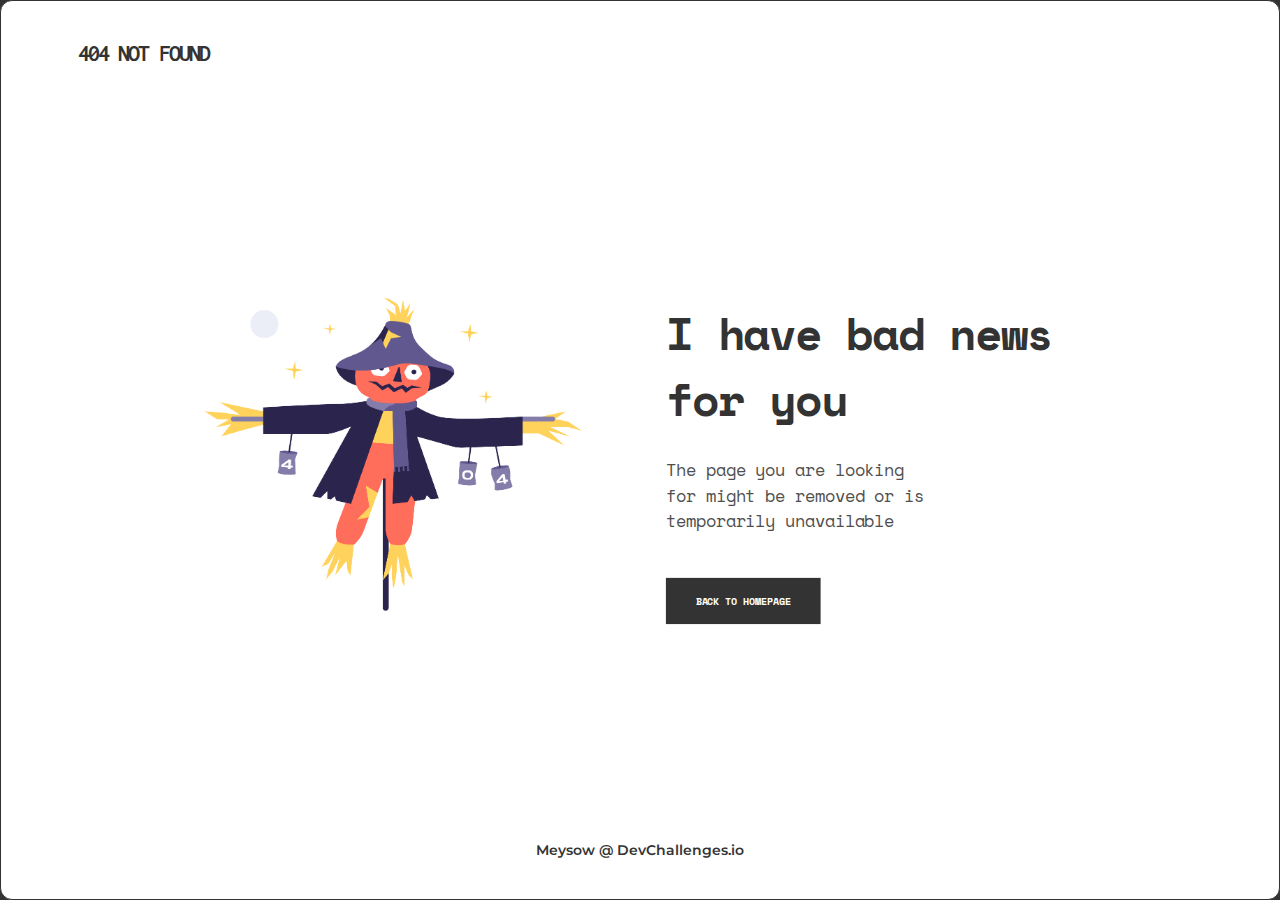
<file: 404-Not-Found/index.html>
<!DOCTYPE html>
<html lang="en">
<head>
  <meta charset="UTF-8">
  <meta http-equiv="X-UA-Compatible" content="IE=edge">
  <meta name="viewport" content="width=device-width, initial-scale=1.0">
  <link rel="shortcut icon" href="https://meysow.github.io/DEVCHALLENGES/404-Not-Found/img/devchallenges.png" type="image/x-icon">
  <link rel="stylesheet" href="style.css">
  <title>404 Not Found</title>
  <style>
    @import url('https://fonts.googleapis.com/css2?family=Inconsolata:wght@700&family=Montserrat:wght@600&family=Space+Mono:wght@400;700&display=swap');
  </style>
</head>

<body>
    <header class="header">
      <h2>404 Not Found</h2>
    </header>

    <div class="main">
      <div class="draw">
        <img class="img" src="img/Scarecrow.png" alt="Scarecrow" height="414" width="539">
      </div>
      <div class="content">
        <h1 class="title">
          I have bad news for you
        </h1>
        <p class="text">
          The page you are looking for might be removed or is temporarily unavailable
        </p>
        <a href="#" class="button">Back to homepage</a>
        </div>
      </div>

    <footer class="footer">
      <a href="https://devchallenges.io/challenges/wBunSb7FPrIepJZAg0sY">Meysow @ DevChallenges.io</a>
    </footer>
</body>


</html>
</file>
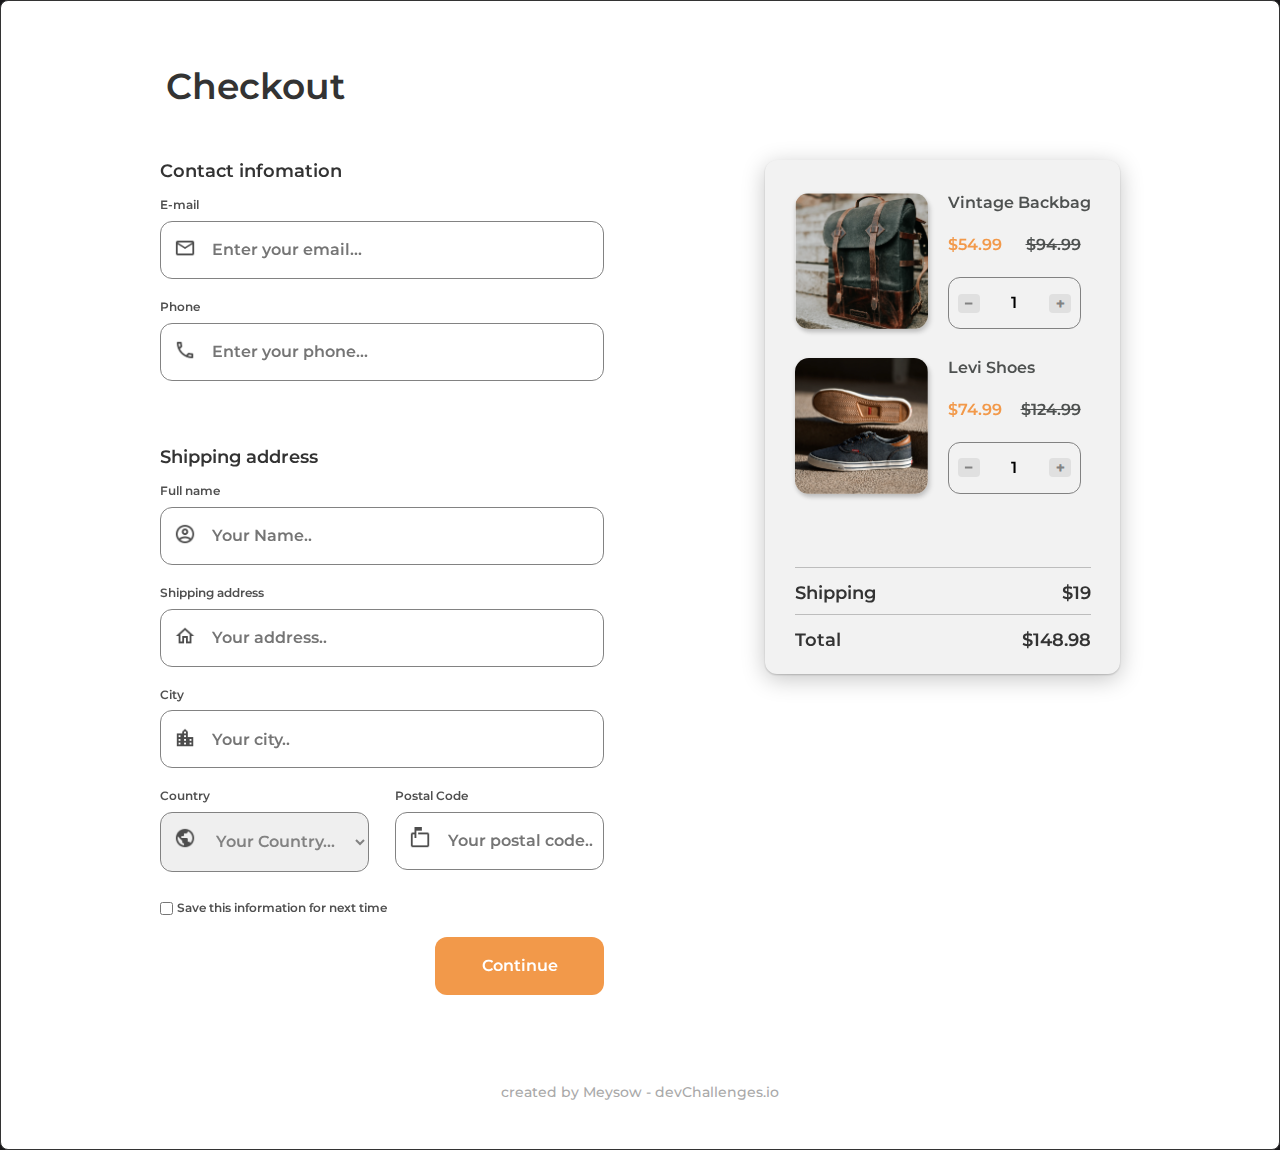
<file: Checkout-Page/index.html>
<!DOCTYPE html>
<html lang="en">
<head>
  <meta charset="UTF-8">
  <meta http-equiv="X-UA-Compatible" content="IE=edge">
  <meta name="viewport" content="width=device-width, initial-scale=1.0">
  <style>
    @import url('https://fonts.googleapis.com/css2?family=Montserrat:wght@600;700&display=swap');
  </style>
  <link rel="stylesheet" href="css/style.css">
  <link rel="shortcut icon" href="https://meysow.github.io/DEVCHALLENGES/404-Not-Found/img/devchallenges.png" type="image/x-icon">
  <script defer src="js/script.js"></script>
  <script defer src="js/total.js"></script>
  <title>Checkout-Page</title>
</head>
<body>
  <header class="header">
    <h1>Checkout</h1>
  </header>

  <main class="main">

    <div class="card">

      <div class="item">
        <img src="img/photo1.png" alt="">
        <div class="container">
          <h4>Vintage Backbag</h4>
          <div class="price">
            <p class="newPrice" id="qnt_1" data-price="54.99">$54.99</p>
            <p class="oldPrice" data-price="94.99">$94.99</p>
          </div>
          <div class="form-group">
            <div class="input-group">
              <div class="input-group-btn">
                <button id="down" class="btn btn-default" onclick=" down('0', 'myNumber1'); CalculateItemsValue();" ><span class="glyphicon glyphicon-minus"></span></button>
              </div>
                <input type="text" id="myNumber1" class="form-control input-number" readonly value="1" />
              <div class="input-group-btn">
                <button id="up" class="btn btn-default" onclick="up('10', 'myNumber1'); CalculateItemsValue();" ><span class="glyphicon glyphicon-plus"></span></button>
              </div>
            </div>
          </div>
        </div>
      </div>

      <div class="item">
        <img src="img/photo2.png" alt="">
        <div class="container">
          <h4>Levi Shoes</h4>
          <div class="price">
            <p class="newPrice" id="qnt_2" data-price="74.99">$74.99</p>
            <p class="oldPrice" data-price="124.99">$124.99</p>
          </div>
          <div class="form-group">
            <div class="input-group">
              <div class="input-group-btn">
                <button id="downTwo" class="btn" onclick=" down('0', 'myNumber2'); CalculateItemsValue();"><span class="glyphicon glyphicon-minus"></span></button>
              </div>
                <input type="text" id="myNumber2" class="form-control input-number" readonly value="1" />
              <div class="input-group-btn">
                <button id="upTwo" class="btn" onclick="up('10', 'myNumber2'); CalculateItemsValue();"><span class="glyphicon glyphicon-plus"></span></button>
              </div>
            </div>
          </div>
        </div>
      </div>

      <div class="recap">
        <div class="total">
          <h3>Shipping</h3>
          <p id="shipping_cost" data-price="19">$19</p>
        </div>
        <div class="total">
          <h3>Total</h3>
          <p id="ItemsTotal">$148.98</p>
        </div>
      </div>

    </div>

    <form class="form" onsubmit="return validation()">
      <h2>Contact infomation</h2>
      <div class="form__container">
        <label for="email">E-mail</label>
        <i class="input__container"></i>
        <input type="email" id="email" name="email" placeholder="Enter your email..." required>
        <label for="phone">Phone</label>
        <i class="input__container phone"></i>
        <input type="tel" id="phone" name="phone" placeholder="Enter your phone..." required>
      </div>
      <h2>Shipping address</h2>
      <div class="form__container">
        <label for="name">Full name</label>
        <i class="input__container name"></i>
        <input type="text" id="name" name="name" placeholder="Your Name.." required>
        <label for="address">Shipping address</label>
        <i class="input__container address"></i>
        <input type="text" id="address" name="address" placeholder="Your address.." required>
        <label for="city">City</label>
        <i class="input__container city"></i>
        <input type="text" id="city" name="city" placeholder="Your city.." required>
        <div class="location form">
          <div class="location__container">
            <label for="country">Country</label>
            <i class="input__container country"></i>
            <select id="country" name="country" placeholder="Your country.." required>
              <option value="" disabled selected hidden>Your Country...</option>
              <option value="au">Australia</option>
              <option value="ca">Canada</option>
              <option value="fr">France</option>
            </select>
          </div>
          <div class="location__container">
            <label for="code">Postal Code</label>
            <i class="input__container code"></i><input type="number" id="postal-code" name="postal-code" placeholder="Your postal code.." required>  
          </div>
        </div>
        <div class="save">
          <input type="checkbox" id="save" name="save">
          <label for="save">Save this information for next time</label>
        </div>
        <div class="validation">
          <button type="submit">Continue</button>
        </div>
      </div>
    </form>
  </main>

  <div class="footer">
    <a href="https://devchallenges.io/challenges/0J1NxxGhOUYVqihwegfO">created by <span class="sign">Meysow</span> - devChallenges.io</a>
  </div>
</body>
</html>
</file>
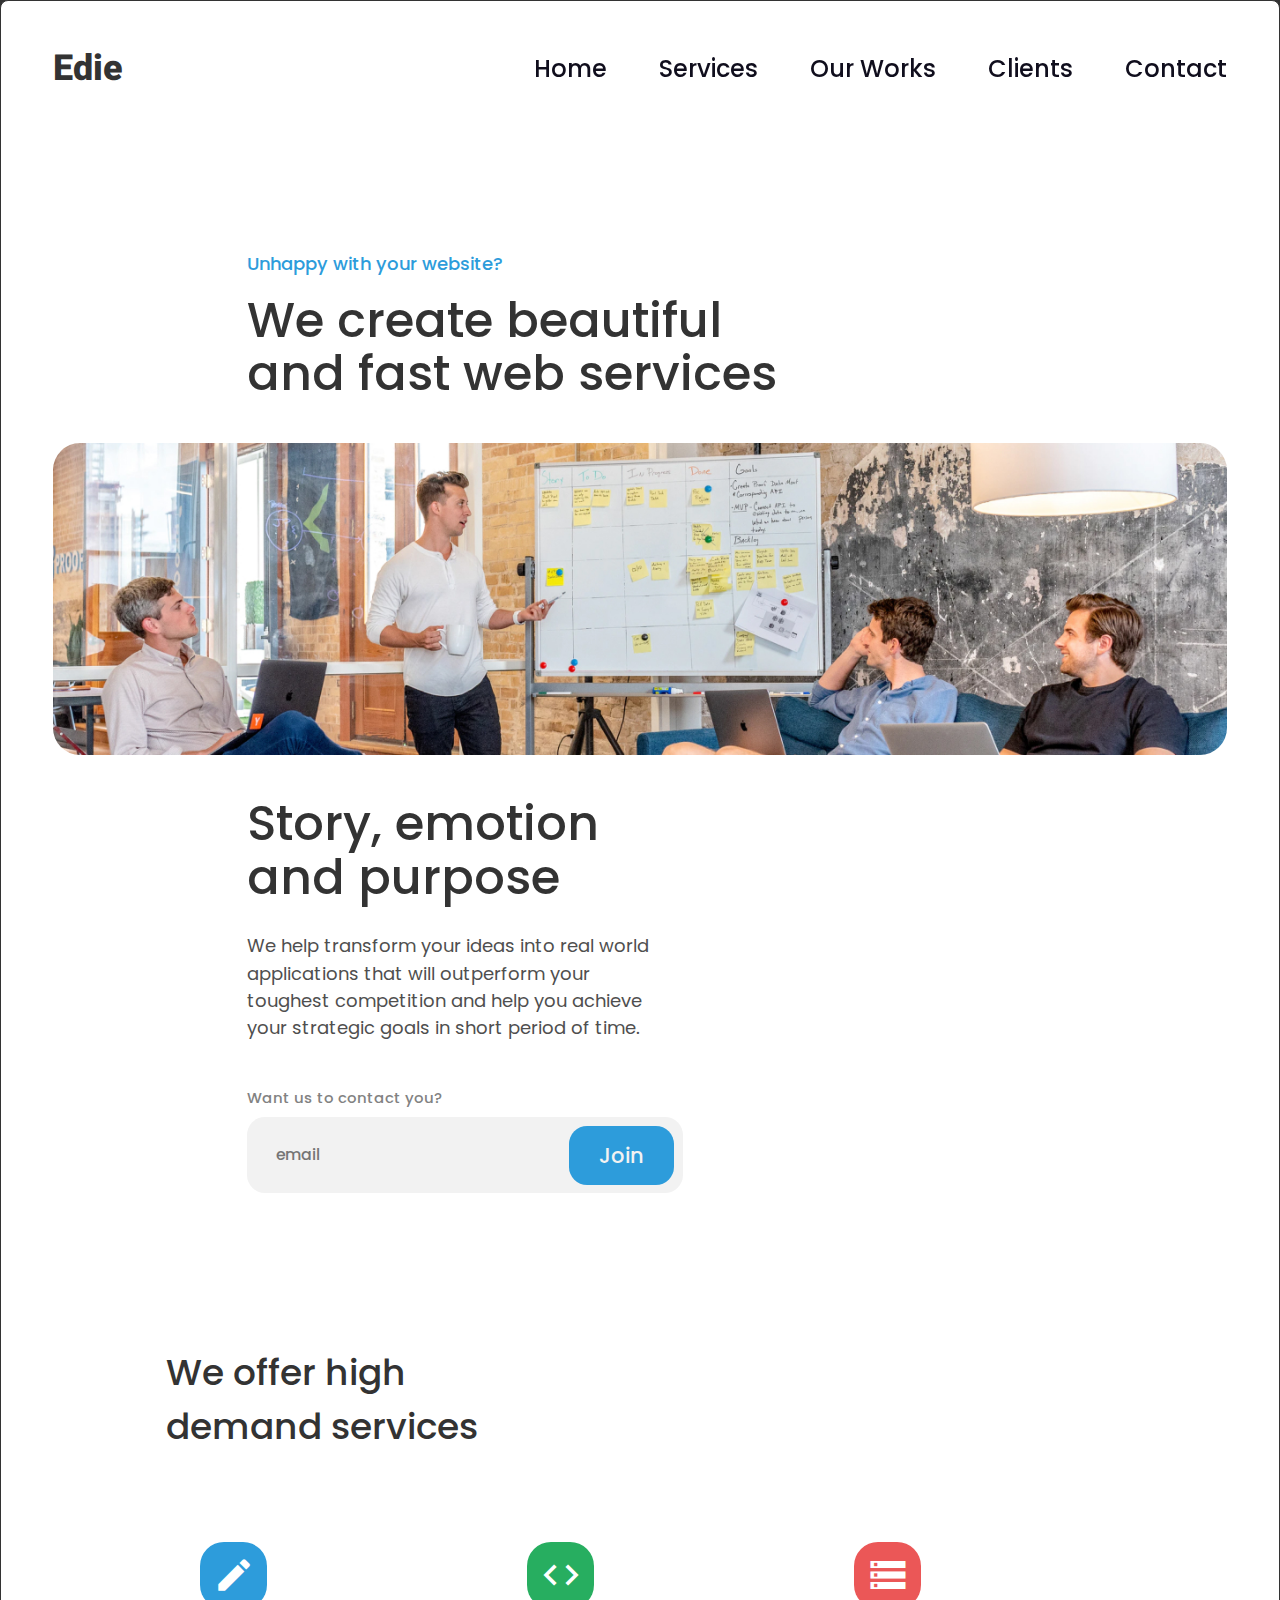
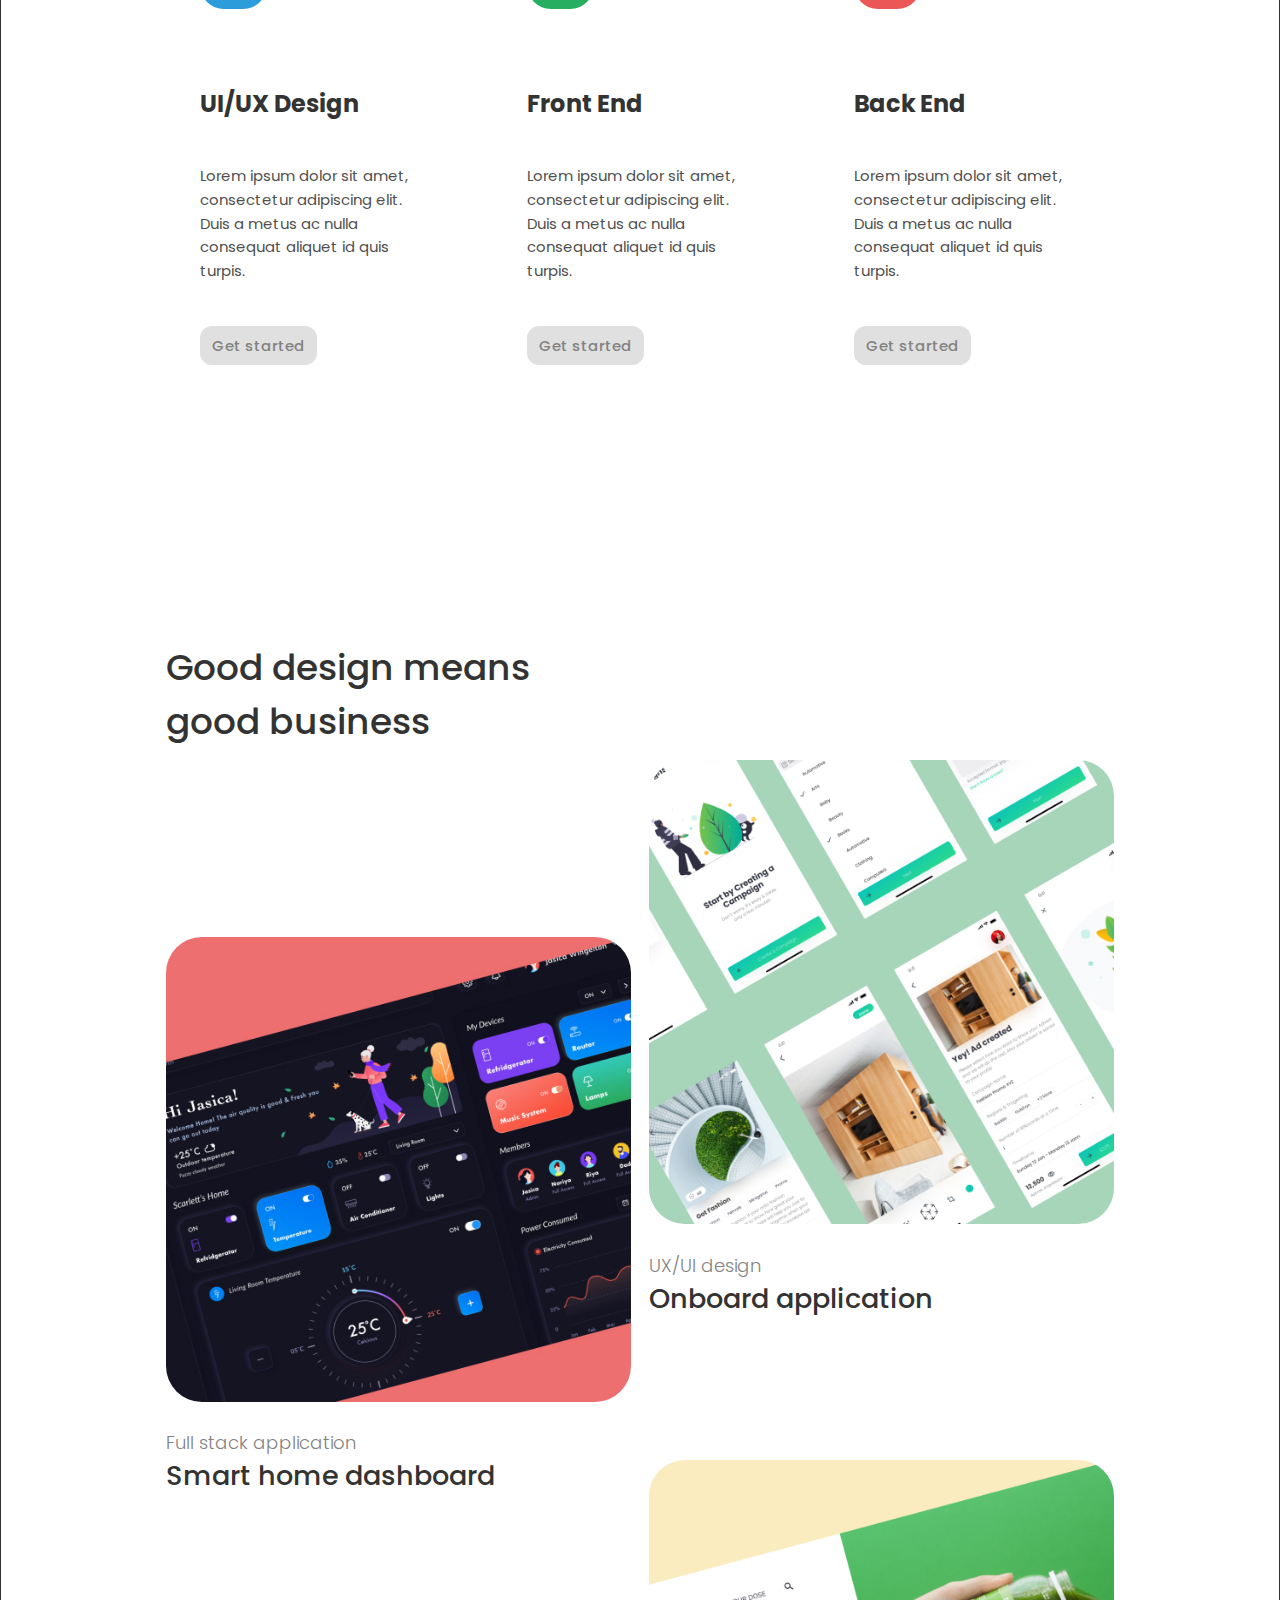
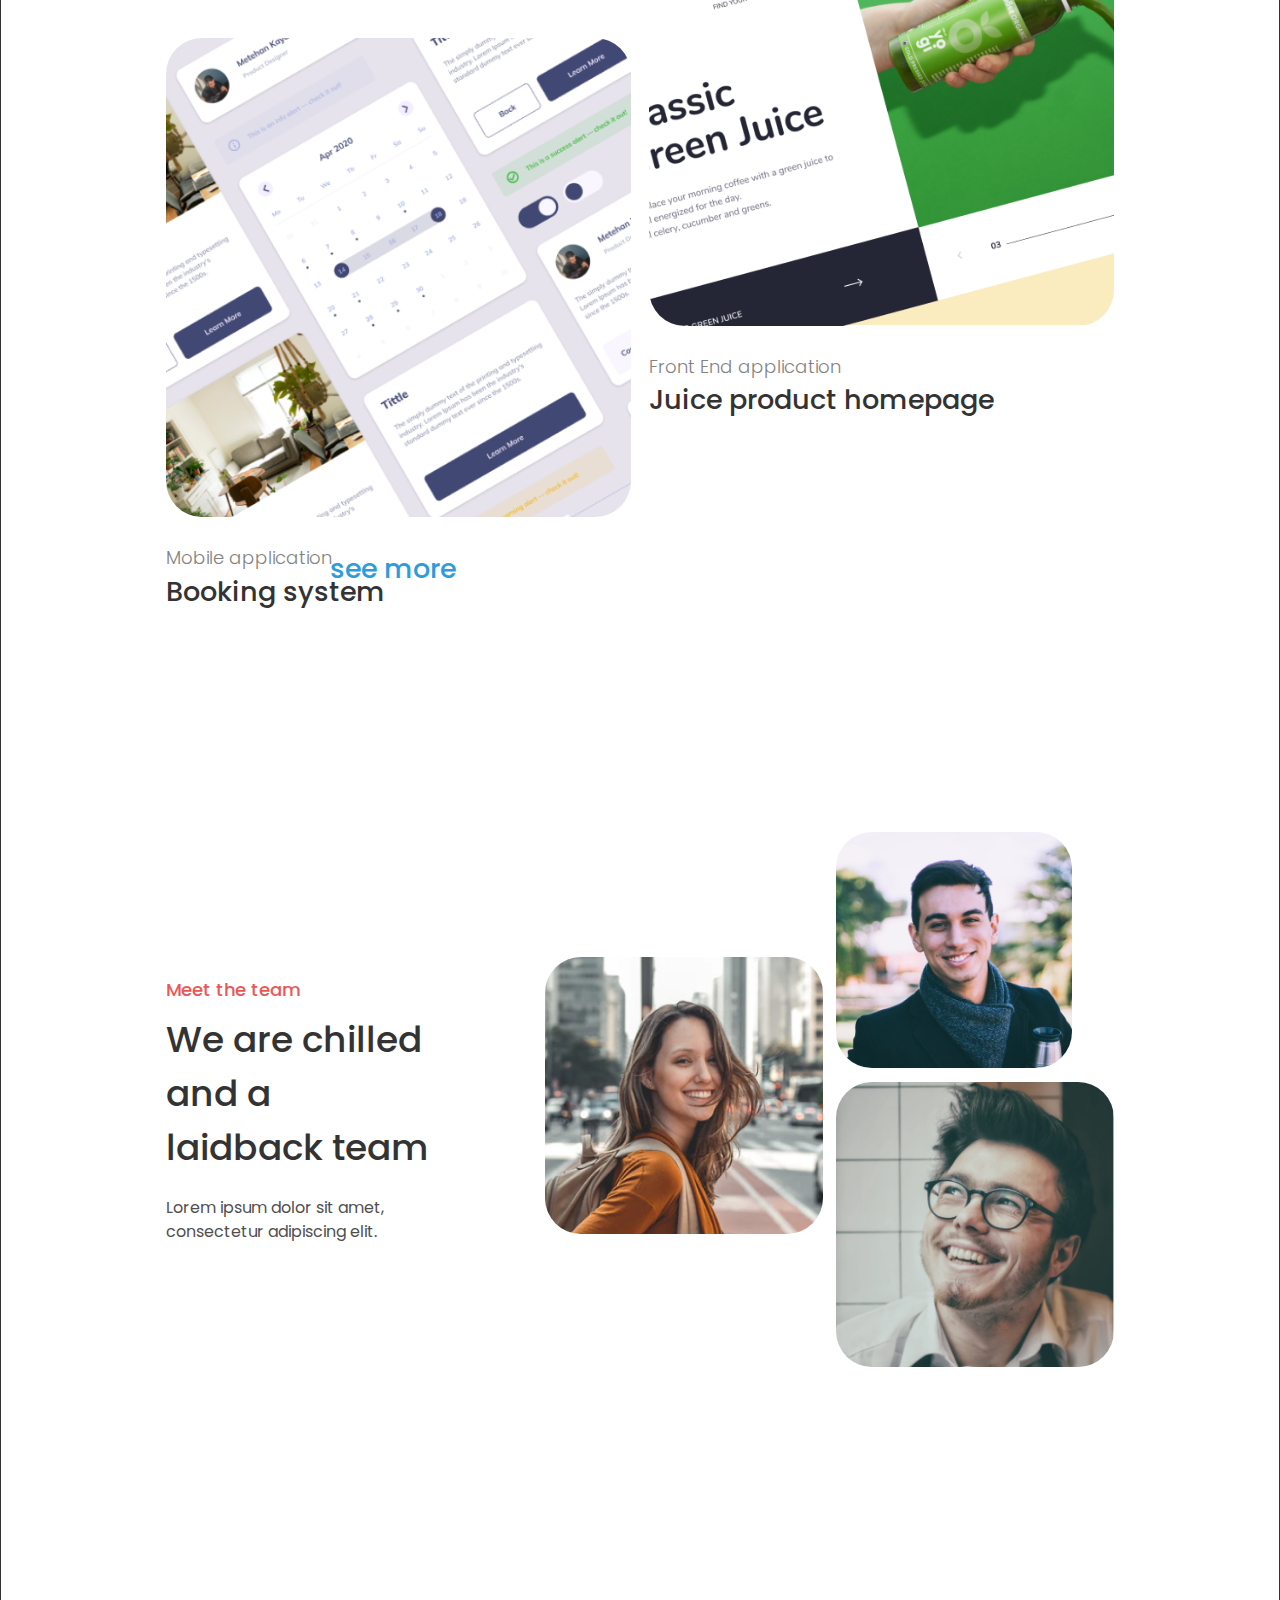
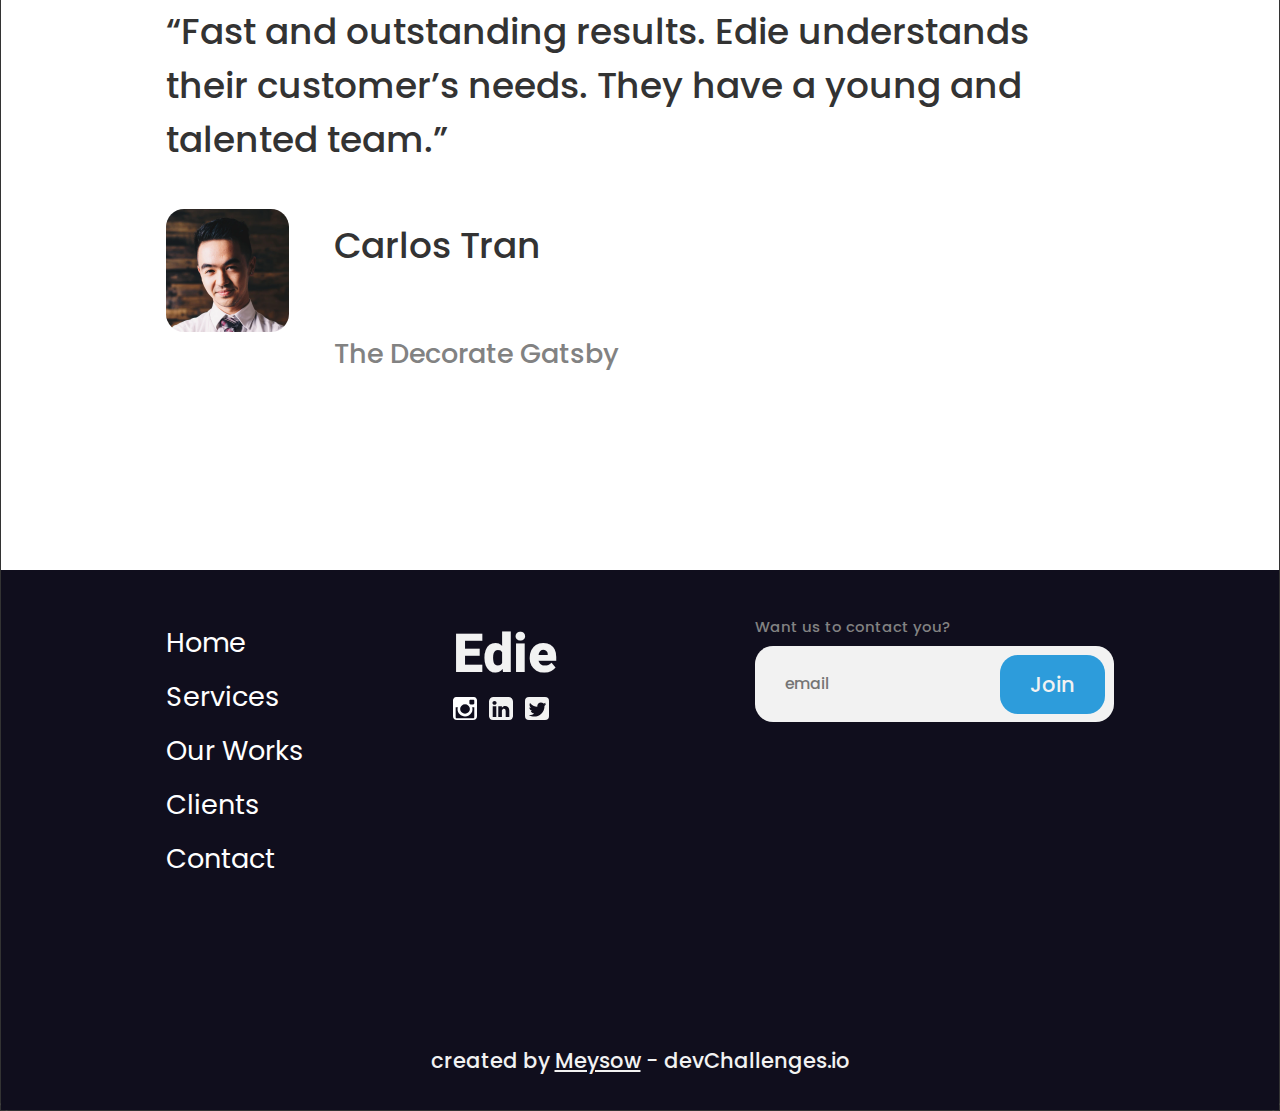
<file: Edie-Homepage/index.html>
<!DOCTYPE html>
<html lang="en">

<head>
  <meta charset="UTF-8">
  <meta http-equiv="X-UA-Compatible" content="IE=edge">
  <meta name="viewport" content="width=device-width, initial-scale=1.0">
  <style>
    @import url('https://fonts.googleapis.com/css2?family=Heebo:wght@800&family=Poppins:wght@300;400;500;700&display=swap');
  </style>
  <link href="https://fonts.googleapis.com/icon?family=Material+Icons" rel="stylesheet">
  <link rel="stylesheet" href="css/style.css">
  <link rel="stylesheet" href="css/button.css">
  <link rel="shortcut icon" href="https://meysow.github.io/DEVCHALLENGES/404-Not-Found/img/devchallenges.png"
    type="image/x-icon">
  <script defer src="js/script.js"></script>
  <title>Edie HomePage</title>
</head>

<body>
  <div class="nav">
    <header class="header">
      <div id="home" class="header__container">
        <h1>Edie</h1>
        <div class="hamburger select__ham">
          <div class="select__btn btn not-active">
            <span></span>
            <span></span>
            <span></span>
          </div>
          <div class="links">
            <div class="link">
              <a href="#home">Home</a>
            </div>
            <div class="link">
              <a href="#Services">Services</a>
            </div>
            <div class="link">
              <a href="#Our__Works">Our Works</a>
            </div>
            <div class="link">
              <a href="#Clients">Clients</a>
            </div>
            <div class="link">
              <a href="#Contact">Contact</a>
            </div>
          </div>
        </div>
      </div>
    </header>
  </div>

  <main class="main">
    <div class="container__pitch">
      <div class="head">
        <h2>Unhappy with your website?</h2>
        <p>We create beautiful and fast web services</p>
      </div>
      <div class="image">
        <img src="img/heroImage.jpg" alt="heroImage">
      </div>
      <div class="story">
        <h2>Story, emotion and purpose</h2>
        <p>We help transform your ideas into real world applications that will outperform your toughest competition and
          help you achieve your strategic goals in short period of time.</p>
      </div>
      <div class="button">
        <form action="submit">
          <label for="email">Want us to contact you?</label>
          <div class="button__container">
            <input type="text" id="email" name="email" placeholder="email" required>
            <button>Join</button>
          </div>
        </form>
      </div>
    </div>

    <div class="offer" id="Services">
      <h2>We offer high demand services</h2>
      <div class="cards">
        <div class="card design">
          <div class="logo">
            <span class="material-icons">edit</span>
          </div>
          <div class="content">
            <h2>UI/UX Design</h2>
            <p>Lorem ipsum dolor sit amet, consectetur adipiscing elit. Duis a metus ac nulla consequat aliquet id quis
              turpis.</p>
            <a href="">Get started</a>
          </div>
        </div>
        <div class="card front">
          <div class="logo">
            <span class="material-icons">code</span>
          </div>
          <div class="content">
            <h2>Front End</h2>
            <p>Lorem ipsum dolor sit amet, consectetur adipiscing elit. Duis a metus ac nulla consequat aliquet id quis
              turpis.</p>
            <a href="">Get started</a>
          </div>
        </div>
        <div class="card back">
          <div class="logo">
            <span class="material-icons">storage</span>
          </div>
          <div class="content">
            <h2>Back End</h2>
            <p>Lorem ipsum dolor sit amet, consectetur adipiscing elit. Duis a metus ac nulla consequat aliquet id quis
              turpis.</p>
            <a href="">Get started</a>
          </div>
        </div>
      </div>
    </div>

    <div class="showcase" id="Our__Works">
      <h2>Good design means good business</h2>
      <div class="img__container">
        <div class="img__card">
          <img src="img/smarthome.jpg" alt="">
          <h4>Full stack application</h4>
          <h3>Smart home dashboard</h3>
        </div>
        <div class="img__card">
          <img src="img/onboard.png" alt="">
          <h4>UX/UI design</h4>
          <h3>Onboard application</h3>
        </div>
        <div class="img__card">
          <img src="img/booking.png" alt="">
          <h4>Mobile application</h4>
          <h3>Booking system</h3>
        </div>
        <div class="img__card">
          <img src="img/juice-product.png" alt="">
          <h4>Front End application</h4>
          <h3>Juice product homepage</h3>
        </div>
      </div>
      <a href="">see more <span class="material-icons">arrow_right_alt</span></a>
    </div>

    <div class="team">
      <div class="team__content">
        <h2>Meet the team</h2>
        <h3>We are chilled and a laidback team</h3>
        <p>Lorem ipsum dolor sit amet, consectetur adipiscing elit.</p>
      </div>
      <div class="team__img">
        <div class="col column1">
          <img src="img/person3.png" alt="">
        </div>
        <div class="col column2">
          <img class="s80" src="img/person1.png" alt="">
          <img src="img/person2.png" alt="">
        </div>
      </div>
    </div>

    <div class="review" id="Clients">
      <p>“Fast and outstanding results. Edie understands their customer’s needs. They have a young and talented team.”
      </p>
      <div class="profil">
        <img src="img/person4.png" alt="">
        <h4>Carlos Tran</h4>
        <p>The Decorate Gatsby</p>
      </div>
    </div>

  </main>

  <footer class="foot" id="Contact">
    <div class="foot__container">
    <div class="links">
      <div class="link">
        <a href="#home">Home</a>
      </div>
      <div class="link">
        <a href="#Services">Services</a>
      </div>
      <div class="link">
        <a href="#Our__Works">Our Works</a>
      </div>
      <div class="link">
        <a href="#Clients">Clients</a>
      </div>
      <div class="link">
        <a href="#Contact">Contact</a>
      </div>
    </div>
    <div class="social">
      <h3>Edie</h3>
      <div class="logos">
        <div class="logobot instagram">
          <a href=""><img src="img/instagram.svg" alt=""></a>
        </div>
        <div class="logobot linkedin">
          <a href=""><img src="img/linkedin.svg" alt=""></a>
        </div>
        <div class="logobot twitter">
          <a href=""><img src="img/twitter.svg" alt=""></a>
        </div>
      </div>
    </div>
    <div class="button">
      <form action="submit">
        <label for="email">Want us to contact you?</label>
        <div class="button__container">
          <input type="text" id="emailTwo" name="email" placeholder="email" required>
          <button>Join</button>
        </div>
      </form>
    </div>
    </div>
    <div class="footer">
      <a href="https://devchallenges.io/challenges/0J1NxxGhOUYVqihwegfO">created by <span class="sign">Meysow</span> -
        devChallenges.io</a>
    </div>
  </footer>
</body>

</html>
</file>
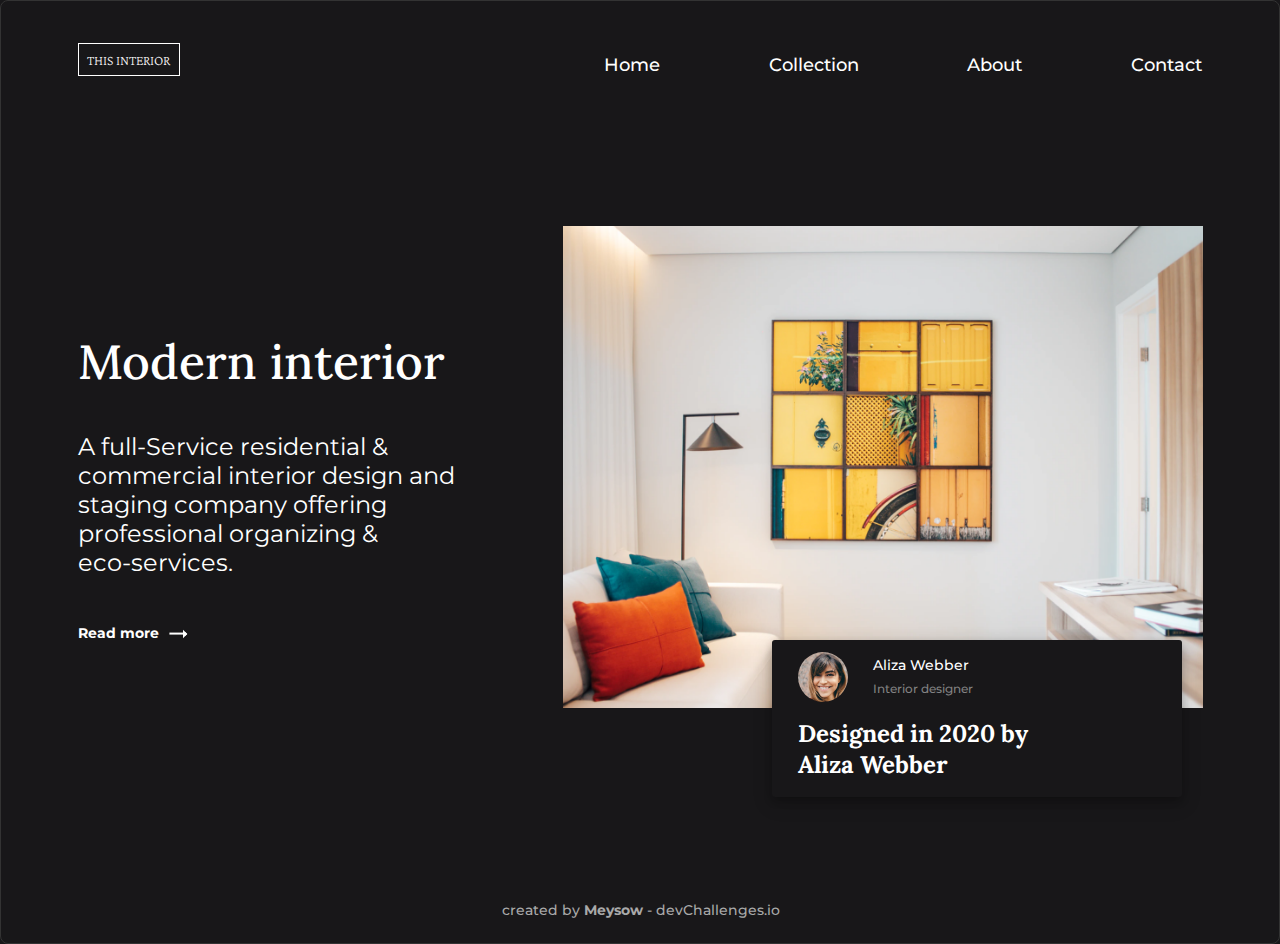
<file: Interior-Consultant/index.html>
<!DOCTYPE html>
<html lang="en">
<head>
  <meta charset="UTF-8">
  <meta http-equiv="X-UA-Compatible" content="IE=edge">
  <meta name="viewport" content="width=device-width, initial-scale=1.0">
  <style>
    @import url('https://fonts.googleapis.com/css2?family=Crimson+Pro:wght@200&family=Lora:wght@500;700&family=Montserrat:wght@400;500;700&display=swap');
  </style>
  <script src="https://ajax.googleapis.com/ajax/libs/jquery/1.12.4/jquery.min.js"></script>
  <link rel="stylesheet" href="style.css">
  <link rel="shortcut icon" href="https://meysow.github.io/DEVCHALLENGES/404-Not-Found/img/devchallenges.png" type="image/x-icon">
  <title>Interior Consultant</title>
</head>

<body>
  <Header class="header">
    <div class="logo">This Interior</div>
    <div class="box">
      <div class="btn not-active" onclick="showNav()">
        <span></span>
        <span></span>
        <span></span>
      </div>
      <div class="links">
        <div class="link">
          <a href="">Home</a>
        </div>
        <div class="link">
          <a href="">Collection</a>
        </div>
        <div class="link">
          <a href="">About</a>
        </div>
        <div class="link">
          <a href="">Contact</a>
        </div>
    </div>
    </div>
  </Header>

  <Main class="main">
    <div class="content">
      <h1 class="title">Modern interior</h1>
      <p class="info">A full-Service residential & commercial interior design and staging company offering professional organizing & <span class="eco">eco-services</span>.</p>
      <button class="button">
        Read more <i class="arrow-left"></i>
      </button>
    </div>

    <div class="illustration">
      <img src="img/photo1.png" alt="photo1" class="img">
      <div class="legend">
        <div class="fiche">
          <img src="img/photo2.png" alt="photo2" class="photo">
          <h2 class="name">Aliza Webber</h2>
          <h3 class="role">Interior designer</h3>
        </div>
        <p class="description">Designed in 2020 by<br> Aliza Webber</p>
      </div>
    </div>
  </Main>

  <footer class="footer">
    <a href="https://devchallenges.io/challenges/wBunSb7FPrIepJZAg0sY">created by <span class="sign">Meysow</span> - devChallenges.io</a>
  </footer>
  <script src="js/main.js"></script>
</body>
</html>
</file>
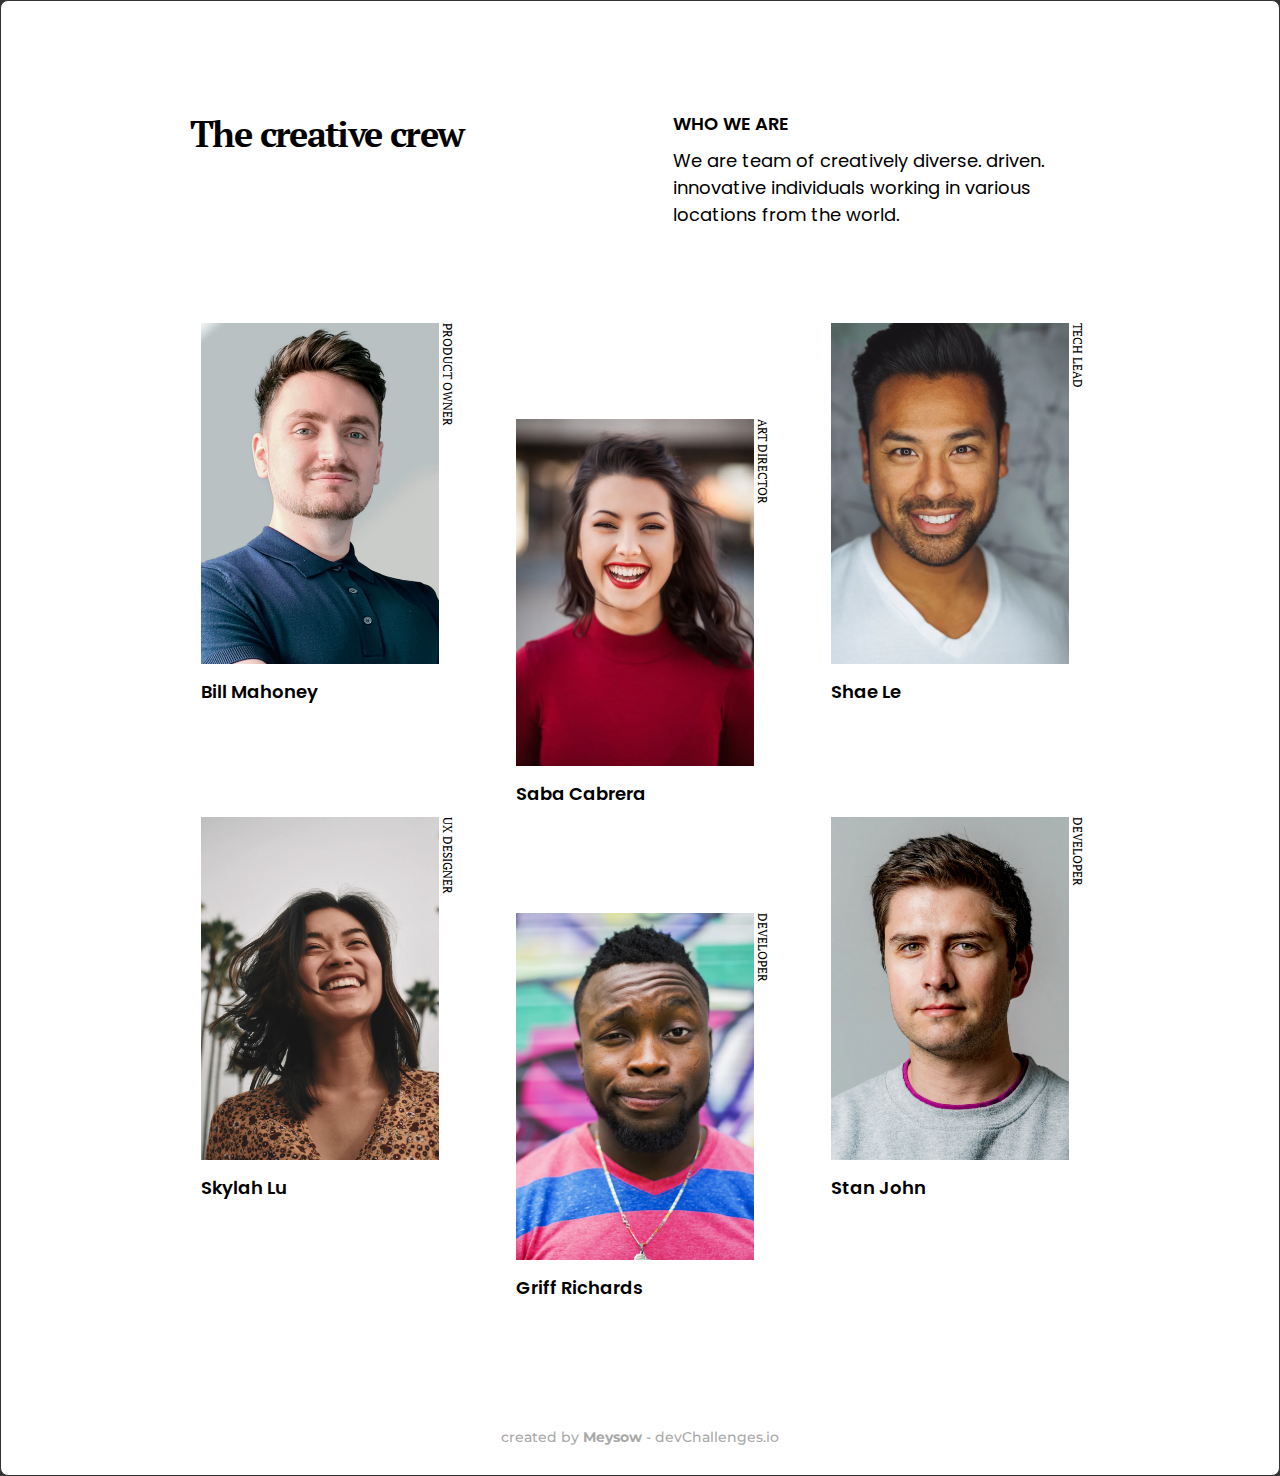
<file: My-Team-Page/index.html>
<!DOCTYPE html>
<html lang="en">
<head>
  <meta charset="UTF-8">
  <meta http-equiv="X-UA-Compatible" content="IE=edge">
  <meta name="viewport" content="width=device-width, initial-scale=1.0">
  <style>
    @import url('https://fonts.googleapis.com/css2?family=Montserrat:wght@500;700&family=PT+Serif:wght@700&family=Poppins:wght@400;600&display=swap');
  </style>
  <style>
    @import url('https://fonts.googleapis.com/css2?family=PT+Serif&display=swap');
  </style>
  <link rel="stylesheet" href="style.css">
  <link rel="shortcut icon" href="https://meysow.github.io/DEVCHALLENGES/404-Not-Found/img/devchallenges.png" type="image/x-icon">
</head>

<body>
  <header class="header">
    <div class="title">
      <h1>The creative crew</h1>
    </div>
    <div class="info">
      <h3>Who we are</h3>
      <p>We are team of creatively diverse.  driven.  innovative individuals working in various locations from the world.</p>
    </div>
  </header>
  
  <main class="main">
    <div class="container1">
      <img src="img/photo1.png" alt="photo1">
      <span class="function1">Product owner</span>
      <p class="name1">Bill Mahoney</p>
    </div>

    <div class="container2">
      <img src="img/photo2.png" alt="photo2">
      <span class="function2">Art director</span>
      <p class="name2">Saba Cabrera</p>
    </div>

    <div class="container3">
      <img src="img/photo3.png" alt="photo3">
      <span class="function3">Tech Lead</span>
      <p class="name3">Shae Le</p>
    </div>

    <div class="container4">
      <img src="img/photo4.png" alt="photo4">
      <span class="function4">UX Designer</span>
      <p class="name4">Skylah Lu</p>
    </div>

    <div class="container5">
      <img src="img/photo5.png" alt="photo5">
      <span class="function5">Developer</span>
      <p class="name5">Griff Richards</p>
    </div>

    <div class="container6">
      <img src="img/photo6.png" alt="photo6">
      <span class="function6">Developer</span>
      <p class="name6">Stan John</p>
    </div>
  </main>

  <footer class="footer">
    <a href="https://devchallenges.io/challenges/wBunSb7FPrIepJZAg0sY">created by <span class="sign">Meysow</span> - devChallenges.io</a>
  </footer>
</body>
</html>
</file>
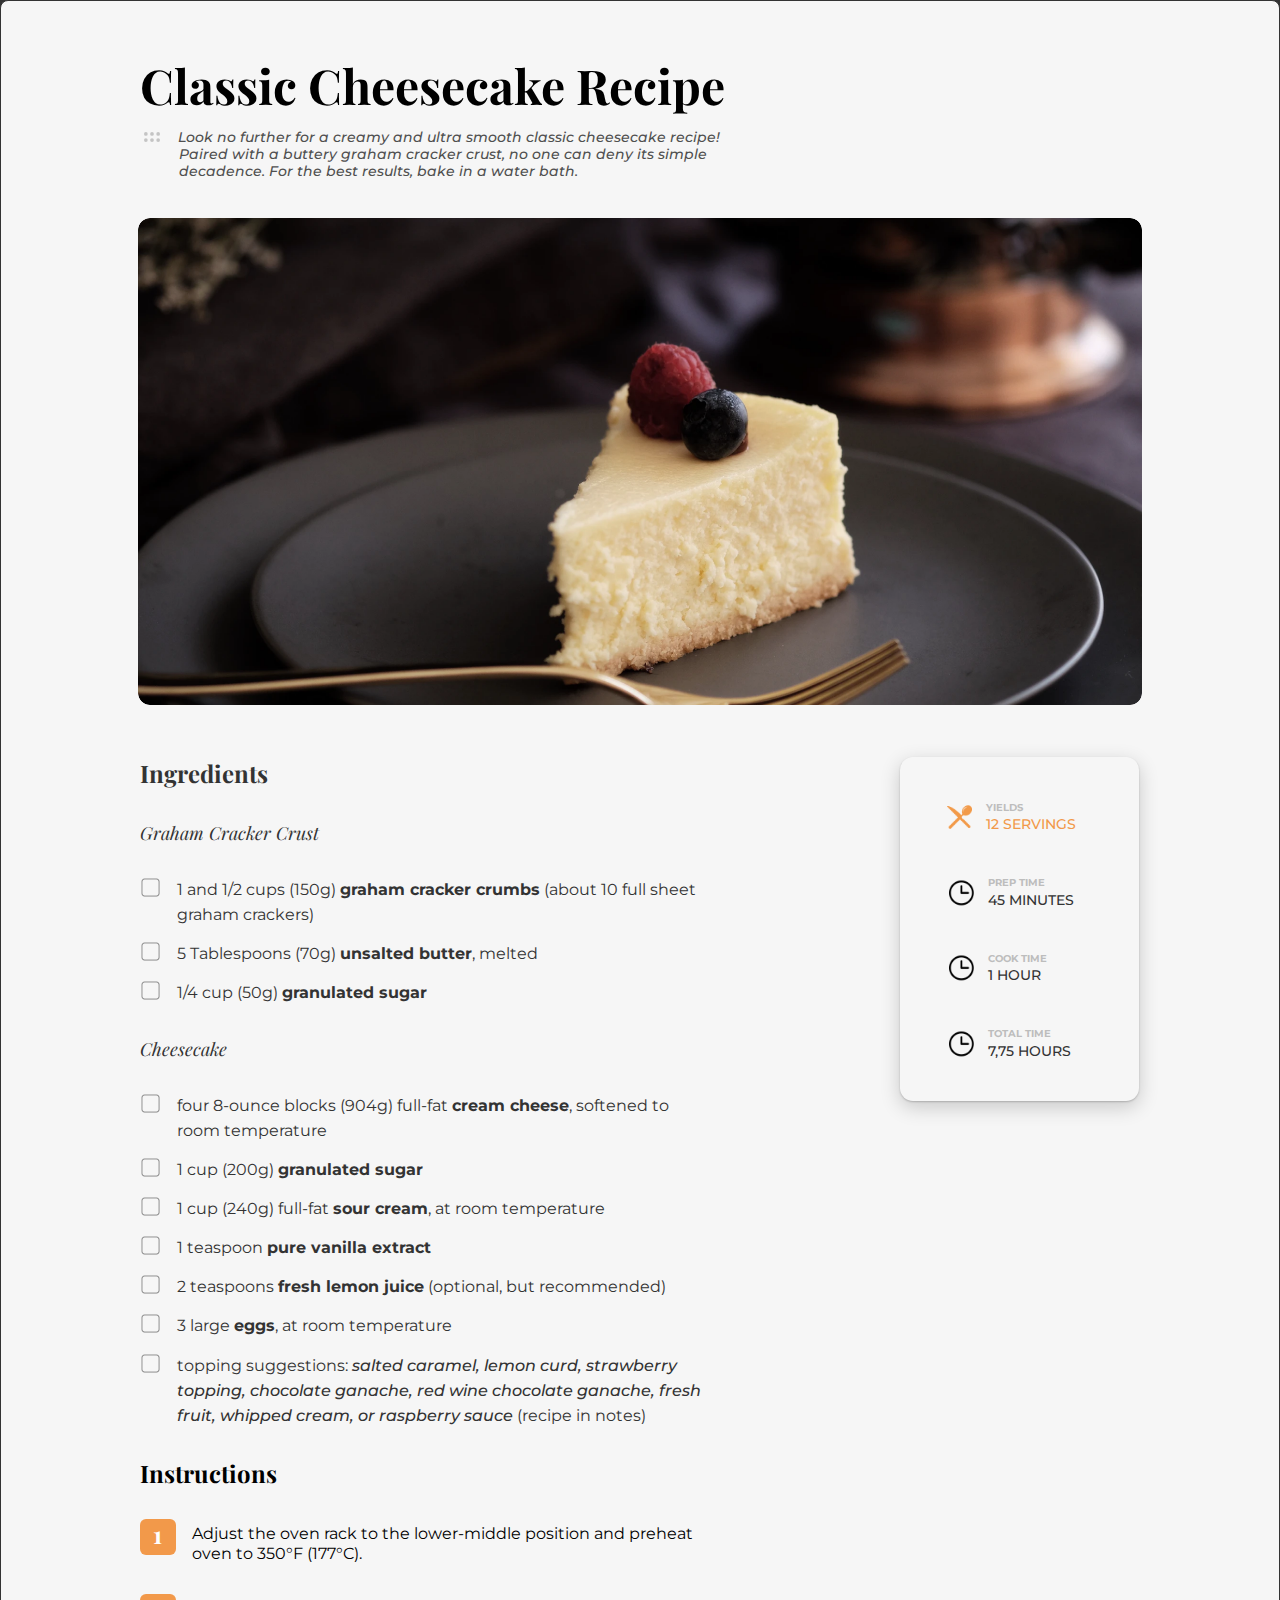
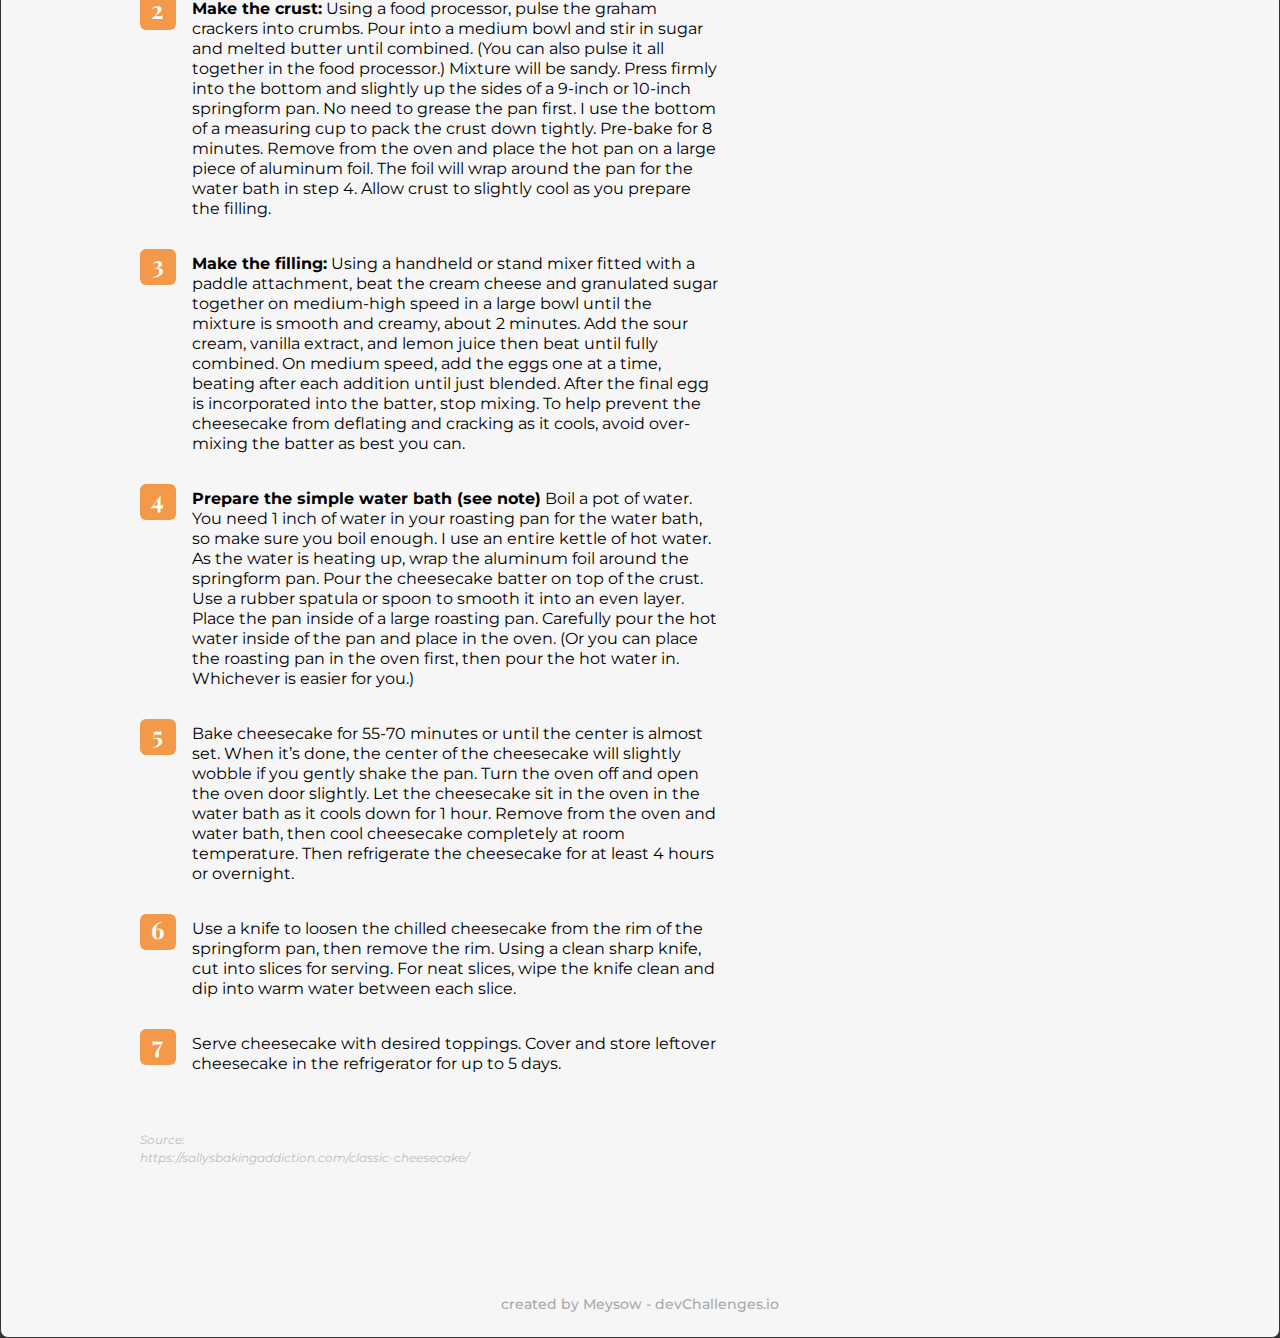
<file: Recipe-Page/index.html>
<!DOCTYPE html>
<html lang="en">
<head>
  <meta charset="UTF-8">
  <meta http-equiv="X-UA-Compatible" content="IE=edge">
  <meta name="viewport" content="width=device-width, initial-scale=1.0">
  <style>
    @import url('https://fonts.googleapis.com/css2?family=Montserrat:ital,wght@0,400;0,500;0,700;1,400;1,500&family=Playfair+Display:wght@400;700&display=swap');
  </style>
  <link rel="stylesheet" href="style.css">
  <link rel="shortcut icon" href="https://meysow.github.io/DEVCHALLENGES/404-Not-Found/img/devchallenges.png" type="image/x-icon">
  <title>Recipe Blog</title>
</head>

<body>
  <header class="recipe">
    <h1 class="recipeName">Classic Cheesecake Recipe</h1>
    <p class="description">Look no further for a creamy and ultra smooth classic cheesecake recipe! Paired with a buttery graham cracker crust, no one can deny its simple decadence. For the best results, bake in a water bath.</p>
    <img src="img/photo1.png" alt="Photo of the cake">
  </header>

  <main class="main">
    <div class="informations">
      <div class="information orange">
        <h3>Yields</h3>
        <h4>12 servings</h4>
      </div>
      <div class="clocks">
        <div class="information clock">
          <h3>Prep Time</h3>
          <h4>45 minutes</h4>
        </div>
        <div class="information clock">
          <h3>Cook Time </h3>
          <h4>1 hour</h4>
        </div>
        <div class="information clock">
          <h3>Total Time</h3>
          <h4>7,75 hours</h4>
        </div>
      </div>
    </div>
    
    <div class="container">
      <div class="ingredients">
        <h1 class="title">Ingredients</h1>
        <div class="list">
          <h2 class="part1">Graham Cracker Crust</h2>
          <ul>
            <li><p>1 and 1/2 cups (150g) <b>graham cracker crumbs</b> (about 10 full sheet graham crackers)</p></li>
            <li><p>5 Tablespoons (70g) <b>unsalted butter</b>, melted</p></li>
            <li><p>1/4 cup (50g) <b>granulated sugar</b></p></li>
          </ul>
        </div>
        <div class="list">
          <h2 class="part2">Cheesecake</h2>
          <ul>
            <li><p>four 8-ounce blocks (904g) full-fat <b>cream cheese</b>, softened to room temperature</p></li>
            <li><p>1 cup (200g) <b>granulated sugar</b></p></li>
            <li><p>1 cup (240g) full-fat <b>sour cream</b>, at room temperature</p></li>
            <li><p>1 teaspoon <b>pure vanilla extract</b></p></li>
            <li><p>2 teaspoons <b>fresh lemon juice</b> (optional, but recommended)</p></li>
            <li><p>3 large <b>eggs</b>, at room temperature</p></li>
            <li><p>topping suggestions: <i>salted caramel, lemon curd, strawberry topping, chocolate ganache, red wine chocolate ganache, fresh fruit, whipped cream, or raspberry sauce</i> (recipe in notes)</p></li>
          </ul>
        </div>
      </div>

      <div class="instructions">
        <h1>Instructions</h1>
        <ol>
          <li><p>Adjust the oven rack to the lower-middle position and preheat oven to 350°F (177°C).</li>
          <li class="two"><p><b>Make the crust:</b> Using a food processor, pulse the graham crackers into crumbs. Pour into a medium bowl and stir in sugar and melted butter until combined. (You can also pulse it all together in the food processor.) Mixture will be sandy. Press firmly into the bottom and slightly up the sides of a 9-inch or 10-inch springform pan. No need to grease the pan first. I use the bottom of a measuring cup to pack the crust down tightly. Pre-bake for 8 minutes. Remove from the oven and place the hot pan on a large piece of aluminum foil. The foil will wrap around the pan for the water bath in step 4. Allow crust to slightly cool as you prepare the filling.</p></li>
          <li class="three"><p><b>Make the filling:</b> Using a handheld or stand mixer fitted with a paddle attachment, beat the cream cheese and granulated sugar together on medium-high speed in a large bowl until the mixture is smooth and creamy, about 2 minutes. Add the sour cream, vanilla extract, and lemon juice then beat until fully combined. On medium speed, add the eggs one at a time, beating after each addition until just blended. After the final egg is incorporated into the batter, stop mixing. To help prevent the cheesecake from deflating and cracking as it cools, avoid over-mixing the batter as best you can.</p></li>
          <li class="four"><p><b>Prepare the simple water bath (see note)</b> Boil a pot of water. You need 1 inch of water in your roasting pan for the water bath, so make sure you boil enough. I use an entire kettle of hot water. As the water is heating up, wrap the aluminum foil around the springform pan. Pour the cheesecake batter on top of the crust. Use a rubber spatula or spoon to smooth it into an even layer. Place the pan inside of a large roasting pan. Carefully pour the hot water inside of the pan and place in the oven. (Or you can place the roasting pan in the oven first, then pour the hot water in. Whichever is easier for you.)</p></li>
          <li class="five"><p>Bake cheesecake for 55-70 minutes or until the center is almost set. When it’s done, the center of the cheesecake will slightly wobble if you gently shake the pan. Turn the oven off and open the oven door slightly. Let the cheesecake sit in the oven in the water bath as it cools down for 1 hour. Remove from the oven and water bath, then cool cheesecake completely at room temperature. Then refrigerate the cheesecake for at least 4 hours or overnight.</p></li>
          <li class="six"><p>Use a knife to loosen the chilled cheesecake from the rim of the springform pan, then remove the rim. Using a clean sharp knife, cut into slices for serving. For neat slices, wipe the knife clean and dip into warm water between each slice.</p></li>
          <li class="seven"><p>Serve cheesecake with desired toppings. Cover and store leftover cheesecake in the refrigerator for up to 5 days.</p></li>
        </ol>
      </div>

      <div class="source">
        <a href="https://sallysbakingaddiction.com/classic-cheesecake/">Source:<br> https://sallysbakingaddiction.com/classic-cheesecake/ </a>
      </div>
    </div>
  </main>

  <footer class="footer">
    <a href="https://devchallenges.io/challenges/wBunSb7FPrIepJZAg0sY">created by <span class="sign">Meysow</span> - devChallenges.io</a>
  </footer>
</body>
</html>
</file>
<file: Edie-Homepage/css/button.css>
/* HAMBURGER */
.hamburger,
.hamburger__scroll {
  position: fixed;
  top: 0px;
  right: 0px;
  width: 100%;
  height: 100%;
  background: var(--white);
  z-index: 200;
  clip-path: circle(1.45rem at calc(100% - 1.73rem) 2.05rem);
  transition: all 0.7s ease-in-out;
  -webkit-transition: all 0.7s ease-in-out;
  -moz-transition: all 0.7s ease-in-out;
  -ms-transition: all 0.7s ease-in-out;
  -o-transition: all 0.7s ease-in-out;
}

.hamburger.active,
.hamburger__scroll.active {
  clip-path: circle(75%);
}

.btn,
.btn__scroll {
  position: absolute;
  top: 1.36rem;
  right: 0.71rem;
  width: 2rem;
  cursor: pointer;
}

.btn span,
.btn__scroll span {
  display: block;
  width: 100%;
  box-shadow: 0 2px 10px 0 rgba(0, 0, 0, 0.3);
  border-radius: 3px;
  height: 0.23rem;
  background: #000;
  transition: all 0.3s;
  position: relative;
}

.btn span + span,
.btn__scroll span + span {
  margin-top: 0.36rem;
}

.active span:nth-child(1) {
  animation: ease 0.7s top forwards;
}

.not-active span:nth-child(1) {
  animation: ease 0.7s top-2 forwards;
}

.active span:nth-child(2) {
  animation: ease 0.7s scaled forwards;
}

.not-active span:nth-child(2) {
  animation: ease 0.7s scaled-2 forwards;
}

.active span:nth-child(3) {
  animation: ease 0.7s bottom forwards;
}

.not-active span:nth-child(3) {
  animation: ease 0.7s bottom-2 forwards;
}

@keyframes top {
  0% {
    top: 0;
    transform: rotate(0);
  }
  50% {
    top: var(--spacing);
    transform: rotate(0);
  }
  100% {
    top: var(--spacing);
    transform: rotate(45deg);
  }
}

@keyframes top-2 {
  0% {
    top: var(--spacing);
    transform: rotate(45deg);
  }
  50% {
    top: var(--spacing);
    transform: rotate(0deg);
  }
  100% {
    top: 0;
    transform: rotate(0deg);
  }
}

@keyframes bottom {
  0% {
    bottom: 0;
    transform: rotate(0);
  }
  50% {
    bottom: var(--spacing);
    transform: rotate(0);
  }
  100% {
    bottom: var(--spacing);
    transform: rotate(135deg);
  }
}

@keyframes bottom-2 {
  0% {
    bottom: var(--spacing);
    transform: rotate(135deg);
  }
  50% {
    bottom: var(--spacing);
    transform: rotate(0);
  }
  100% {
    bottom: 0;
    transform: rotate(0);
  }
}

@keyframes scaled {
  50% {
    transform: scale(0);
  }
  100% {
    transform: scale(0);
  }
}

@keyframes scaled-2 {
  0% {
    transform: scale(0);
  }
  50% {
    transform: scale(0);
  }
  100% {
    transform: scale(1);
  }
}

/* MENU */
.hamburger .links,
.hamburger__scroll .links {
  position: absolute;
  top: 50%;
  left: 50%;
  transform: translate(-50%, -50%);
  -webkit-transform: translate(-50%, -50%);
  -moz-transform: translate(-50%, -50%);
  -ms-transform: translate(-50%, -50%);
  -o-transform: translate(-50%, -50%);
  text-align: center;
}
.hamburger .links a,
.hamburger__scroll .links a {
  position: relative;
  display: inline-block;
  margin: 1.43rem;
  text-decoration: none;
  font-family: "Poppins", sans-serif;
  font-style: normal;
  font-weight: 600;
  font-size: 1.29rem;
  line-height: 1.57rem;
  color: var(--dark);
}

.hamburger .links a::after,
.hamburger__scroll .links a::after {
  content: "";
  position: absolute;
  bottom: -0.36rem;
  left: 0px;
  height: 0.21rem;
  width: 0%;
  background: var(--dark);
  transition: all 0.3s ease-in-out;
  -webkit-transition: all 0.3s ease-in-out;
  -moz-transition: all 0.3s ease-in-out;
  -ms-transition: all 0.3s ease-in-out;
  -o-transition: all 0.3s ease-in-out;
}

.hamburger .links a:hover::after,
.hamburger__scroll .links a:hover::after {
  width: 100%;
}

.hamburger .links a:hover,
.hamburger__scroll .links a:hover {
  -webkit-text-stroke: 1px var(--dark);
}

@media screen and (min-width: 780px) {
  .btn,
  .btn__scroll {
    position: absolute;
    top: 2.3rem;
    right: 2.71rem;
    width: 2rem;
    cursor: pointer;
  }

  .hamburger,
  .hamburger__scroll {
    clip-path: circle(1.45rem at calc(100% - 3.7rem) 2.93rem);
  }
}

@media screen and (min-width: 980px) {
  .header__container {
    display: flex;
    justify-content: space-between;
    align-items: center;
  }

  .header__container .hamburger {
    clip-path: none;
    background: none;
    position: sticky;
    top: 1rem;
    display: flex;
    height: auto;
    justify-content: space-between;
    width: 65%;
    max-width: 703px;
  }

  .btn {
    display: none;
  }

  .header__container .hamburger .links {
    width: 100%;
    position: static;
    z-index: 4000;
    background-color: var(--white);
    padding-left: 10px;
    border-radius: 5px;
    -webkit-border-radius: 5px;
    -moz-border-radius: 5px;
    -ms-border-radius: 5px;
    -o-border-radius: 5px;
    display: flex;
    justify-content: space-between;
    transform: none;
    -webkit-transform: none;
    -moz-transform: none;
    -ms-transform: none;
    -o-transform: none;
  }

  .hamburger .links a {
    font-weight: 500;
    font-size: 24px;
    line-height: 36px;
    margin: auto;
  }
}
</file>
<file: Recipe-Page/style.css>
html {
  font-size: 14px;
  background-color: var(--grey1);
}

* {
  box-sizing: border-box;
  margin: 0;
  padding: 0;
  list-style: none;
}

:root {
  --white1: #fafafafa;
  --white2: #fff;
  --black: #000;
  --grey1: #333;
  --grey2: #4f4f4f;
  --grey3: #828282;
  --grey4: #bdbdbd;
  --orange: #f2994a;
}

/* BODY */
body {
  background-color: var(--white1);
  min-height: 100vh;
  border: 1px solid var(--grey1);
  border-radius: 8px;
  -webkit-border-radius: 8px;
  -moz-border-radius: 8px;
  -ms-border-radius: 8px;
  -o-border-radius: 8px;
  padding: 2.29rem 0.86rem 1.71rem 0.79rem;
}

h1,
h2,
h3,
h4,
p {
  transition-duration: 0.3s;
}

/* HEADER */
.recipe .recipeName {
  font-family: "Playfair Display", serif;
  font-weight: 700;
  font-size: 1.71rem;
  line-height: 2.29rem;
  color: var(--black);
}

.recipe .description {
  font-family: "Montserrat", sans-serif;
  font-style: italic;
  font-weight: 500;
  font-size: 0.86rem;
  line-height: 1.07rem;
  color: var(--grey2);
  padding: 0.86rem 0 1.71rem 0rem;
  margin-left: 1.79rem;
  max-width: 42.29rem;
}

/* 6 DOTS */
.description::before {
  content: "";
  display: inline-block;
  width: 12px;
  height: 10px;
  background: url(img/6dots.svg) center center / contain no-repeat;
  padding-right: 0.86rem;
  margin-left: -1.79rem;
}

/* IMAGE */
.recipe img {
  width: 100.5%;
  border-radius: 0.86rem;
  -webkit-border-radius: 0.86rem;
  -moz-border-radius: 0.86rem;
  -ms-border-radius: 0.86rem;
  -o-border-radius: 0.86rem;
  margin-right: -2px;
  margin-left: -2px;
  transition-duration: 0;
}

/* MAIN */
.main {
  display: flex;
  flex-direction: column;
}

/* INFORMATIONS */
.main .informations {
  display: flex;
  justify-content: space-between;
  margin: 0.21rem 0 2.14rem 0;
  flex-direction: column;
  transition-duration: 0.4s;
}

.clocks {
  display: flex;
  justify-content: space-between;
  flex-wrap: wrap;
  max-width: 28.5rem;
}

.orange,
.clock {
  margin-top: 1.5rem;
}

.information h3 {
  font-family: "Montserrat", sans-serif;
  font-weight: 700;
  font-size: 0.57rem;
  line-height: 0.71rem;
  text-transform: uppercase;
  color: var(--grey4);
  padding: 0 1.5rem;
}

.information h4 {
  font-family: "Montserrat", sans-serif;
  font-weight: 500;
  font-size: 0.71rem;
  line-height: 0.86rem;
  text-transform: uppercase;
  color: var(--grey1);
  padding: 0 1.5rem;
}

.orange h4 {
  color: var(--orange);
}

/* PICTOGRAM */

.information {
  position: relative;
}

.orange::before {
  content: "";
  display: inline-block;
  position: absolute;
  top: 50%;
  transform: translatey(-50%);
  width: 15px;
  height: 15px;
  background: url(img/cutlery.png) center center / contain no-repeat;
  filter: invert(77%) sepia(9%) saturate(4764%) hue-rotate(327deg)
    brightness(101%) contrast(90%);
  -webkit-transform: translatey(-50%);
  -moz-transform: translatey(-50%);
  -ms-transform: translatey(-50%);
  -o-transform: translatey(-50%);
}

.clock::before {
  content: "";
  display: inline-block;
  position: absolute;
  top: 50%;
  transform: translatey(-50%);
  width: 15px;
  height: 15px;
  background: url(img/time.png) center center / contain no-repeat;
  -webkit-transform: translatey(-50%);
  -moz-transform: translatey(-50%);
  -ms-transform: translatey(-50%);
  -o-transform: translatey(-50%);
}

/* INGREDIENTS LIST */
.ingredients .title {
  font-family: "Playfair Display", serif;
  font-weight: 700;
  font-size: 1.29rem;
  line-height: 1.71rem;
  color: var(--grey1);
}

.list h2 {
  font-family: "Playfair Display", serif;
  font-style: italic;
  font-weight: 400;
  font-size: 1.14rem;
  line-height: 1.5rem;
  color: var(--grey1);
  margin: 0.93rem 0 1.71rem 0;
}

ul {
  margin-bottom: 2.07rem;
}

li p {
  margin-top: 1rem;
  margin-left: 2rem;
  font-family: "Montserrat", sans-serif;
  font-weight: 400;
  font-size: 1rem;
  line-height: 1.79rem;
  color: var(--grey1);
  max-width: 37.71rem;
}

p b {
  font-weight: 700;
}

p i {
  font-weight: 500;
  font-style: italic;
}

ul li::before {
  content: "";
  display: block;
  width: 1.5rem;
  height: 1.5rem;
  float: left;
  background: url(img/checkbox.png) center center / contain no-repeat;
  filter: invert(56%) sepia(0%) saturate(765%) hue-rotate(201deg)
    brightness(91%) contrast(86%);
}

/* INSTRUCTIONS LIST */
.instructions h1 {
  font-family: "Playfair Display", serif;
  font-weight: 700;
  font-size: 1.71rem;
  line-height: 2.29rem;
  margin-bottom: 2rem;
}

ol li p {
  font-family: "Montserrat", sans-serif;
  font-weight: 400;
  font-size: 1.14rem;
  line-height: 1.43rem;
  color: var(--black);
  margin-top: 1.71rem;
  margin-left: 3.71rem;
}

ol li p b {
  font-weight: 700;
}

ol li::before {
  content: "1";
  font-family: "Playfair Display", serif;
  font-weight: 700;
  font-size: 1.71rem;
  text-align: center;
  line-height: 2.28rem;
  display: block;
  width: 2.57rem;
  height: 2.57rem;
  float: left;
  transform: translateY(-14%);
  color: var(--white2);
  background-color: #f2994a;
  border-radius: 6px;
  -webkit-border-radius: 6px;
  -moz-border-radius: 6px;
  -ms-border-radius: 6px;
  -o-border-radius: 6px;
  -webkit-transform: translateY(-14%);
  -moz-transform: translateY(-14%);
  -ms-transform: translateY(-14%);
  -o-transform: translateY(-14%);
}

.two::before {
  content: "2";
}

.three::before {
  content: "3";
}

.four::before {
  content: "4";
}

.five::before {
  content: "5";
}

.six::before {
  content: "6";
}

.seven::before {
  content: "7";
  margin-bottom: 1.87rem;
}

/* SOURCE */
.source {
  margin-top: 1.86rem;
  clear: both;
}

.source a {
  text-decoration: none;
  font-family: "Montserrat", sans-serif;
  font-style: italic;
  font-weight: 400;
  font-size: 0.86rem;
  line-height: 150%;
  color: var(--grey4);
}

/* FOOTER */
.footer {
  padding-top: 9.21rem;
  font-family: Montserrat;
  font-weight: 500;
  font-size: 1rem;
  line-height: 1.21rem;
  text-align: center;
}

/* LINK */
.footer a {
  text-decoration: none;
  color: #a9a9a9;
}

/******* MEDIA QUERIES **********/
@media screen and (min-width: 795px) {
  .recipe {
    max-width: 71.42rem;
    margin: 0 auto 3.42rem auto;
  }

  .main {
    flex-direction: row-reverse;
    margin-right: auto;
    margin-left: auto;
    justify-content: space-between;
    max-width: 71.42rem;
  }

  .main .informations {
    justify-content: normal;
    align-items: center;
    border: 1px solid transparent;
    border-radius: 0.93rem;
    -webkit-border-radius: 0.93rem;
    -moz-border-radius: 0.93rem;
    -ms-border-radius: 0.93rem;
    -o-border-radius: 0.93rem;
    box-shadow: 0 1px 2px 0 rgb(0 0 0 / 20%), 0 6px 20px 0 rgb(0 0 0 / 19%);
    height: fit-content;
    padding: 0rem 2.3rem 2.9rem 3.3rem;
    margin: 0;
  }

  .clocks {
    justify-content: normal;
    flex-direction: column;
  }

  .orange,
  .clock {
    margin-top: 3.07rem;
  }
}

@media screen and (min-width: 880px) {
  body {
    padding-top: 3.71rem;
  }

  .recipe .recipeName {
    font-size: 3.43rem;
    line-height: 4.57rem;
  }

  .recipe .description {
    font-size: 1rem;
    line-height: 1.21rem;
    padding-bottom: 2.71rem;
    margin-left: 2.79rem;
  }

  .description::before {
    margin-left: -2.79rem;
    margin-right: 1rem;
  }

  .ingredients .title {
    font-size: 1.71rem;
    line-height: 2.29rem;
  }

  .list h2 {
    font-size: 1.29rem;
    line-height: 1.71rem;
    margin: 2.29rem 0 2.28rem 0;
  }

  li p {
    font-size: 1.14rem;
    margin-left: 2.64rem;
  }

  .instructions h1 {
    font-size: 1.71rem;
    line-height: 2.29rem;
  }

  .information h3 {
    font-size: 0.71rem;
    line-height: 0.86rem;
    padding: 0 2.78rem 0.25rem;
  }

  .information h4 {
    font-size: 1rem;
    line-height: 1.21rem;
    padding: 0 2.78rem;
  }

  .orange::before,
  .clock::before {
    width: 25px;
    height: 25px;
  }

  ol li p {
    margin-top: 2.5rem;
  }

  .main .informations {
    padding-right: 1.7rem;
  }

  .source {
    margin-top: 4.07rem;
  }
}
</file>
<file: 404-Not-Found/style.css>
/* RESET */

html {
  font-size: 14px;
  background-color: #333;
}

* {
  box-sizing: border-box;
  margin: 0;
  padding: 0;
}

/* VARIABLES */

:root {
  --black: #333;
  --dark: #4f4f4f;
  --white: #fff;
}

/*********************
MOBILE FIRST
*********************/

/* HEADER */

.header {
  font-family: "Inconsolata", sans-serif;
  font-weight: bold;
  font-size: 24px;
  line-height: 25px;
  letter-spacing: -0.08em;
  text-transform: uppercase;
  color: var(--black);
  align-self: flex-start;
}

.header h2 {
  font-size: 24px;
}
/* BODY */

body {
  background-color: var(--white);
  min-height: 100vh;
  display: flex;
  flex-direction: column;
  justify-content: space-between;
  align-items: center;
  padding: 1.4rem 1.7rem;
  border: 1px solid #333;
  border-radius: 12px;
  -webkit-border-radius: 12px;
  -moz-border-radius: 12px;
  -ms-border-radius: 12px;
  -o-border-radius: 12px;
}

/* IMAGE */

.img {
  width: 286px;
  height: auto;
  margin: 4.57rem 0 4.2rem 0;
}

/* MAIN */

.main {
  display: flex;
  flex-direction: column;
  align-items: center;
  justify-content: center;
  margin-bottom: 6.85rem;
}
/* CONTENT */

.content .title {
  font-family: "Space Mono", sans-serif;
  font-weight: bold;
  font-size: 48px;
  line-height: 71px;
  letter-spacing: -0.035em;
  color: var(--black);
  margin-right: -1.4rem;
}

.content .text {
  font-family: "Space Mono", sans-serif;
  font-weight: normal;
  font-size: 18px;
  line-height: 27px;
  letter-spacing: -0.035em;
  color: var(--dark);
  padding: 2.14rem 0 4.71rem 0;
  max-width: 381px;
}

/* BUTTON */

.content .button {
  text-decoration: none;
  font-family: "Space Mono", sans-serif;
  font-weight: bold;
  font-size: 14px;
  line-height: 21px;
  letter-spacing: -0.035em;
  text-transform: uppercase;
  color: var(--white);
  background-color: var(--black);
  width: max-content;
  padding: 1.6rem 3rem;
  transition: 0.318s;
  -webkit-transition: 0.318s;
  -moz-transition: 0.318s;
  -ms-transition: 0.318s;
  -o-transition: 0.318s;
}

.button:hover {
  background-color: var(--dark);
}

/* FOOTER */

.footer {
  font-family: Montserrat;
  font-style: normal;
  font-weight: 600;
  font-size: 14px;
  line-height: 17px;
}

.footer a {
  text-decoration: none;
  color: var(--black);
}

.footer a:hover {
  text-decoration: underline;
}

/* LARGE SCREEN */

@media screen and (min-width: 875px) {
  body {
    padding: 2.85rem 5.5rem;
  }

  .main {
    flex-direction: row;
    max-width: 1244px;
    margin-bottom: 0;
  }

  .content {
    justify-content: space-between;
    padding-left: 8.6rem;
    width: max-content;
  }

  .draw .img {
    width: 539px;
    height: auto;
  }

  .content .title {
    font-size: 64px;
    line-height: 95px;
  }

  .content .text {
    font-weight: normal;
    font-size: 24px;
    line-height: 36px;
    letter-spacing: -0.035em;
    max-width: 381px;
    padding: 2.57rem 0 6.17rem 0;
  }

  .content .button {
    font-size: 14px;
    line-height: 21px;
    padding: 1.6em 3em;
  }
}

/* SMALL SCREEN */

@media screen and (max-width: 1280px) and (min-width: 875px) {
  .main {
    transform: scale(0.7);
    -webkit-transform: scale(0.7);
    -moz-transform: scale(0.7);
    -ms-transform: scale(0.7);
    -o-transform: scale(0.7);
  }
}
</file>
<file: Checkout-Page/css/style.css>
/* RESET */
html {
  font-size: 14px;
  background-color: #181719;
}

*,
*::before,
*::after {
  box-sizing: border-box;
  margin: 0;
  padding: 0;
}

/* VARIABLES */

:root {
  --white: #fff;
  --black: #4e5150;
  --grey1: #333;
  --grey2: #f2f2f2;
  --grey3: #828282;
  --grey4: #e0e0e0;
  --grey5: #bdbdbd;
  --grey6: #4f4f4f;
  --orange: #f2994a;
}

/* BODY */
body {
  font-family: "Montserrat", sans-serif;
  font-weight: 600;
  color: var(--grey1);
  background-color: var(--white);
  min-height: 100vh;
  border: 1px solid #333;
  border-radius: 8px;
  -webkit-border-radius: 8px;
  -moz-border-radius: 8px;
  -ms-border-radius: 8px;
  -o-border-radius: 8px;
  padding: 2.29rem 0.86rem 1.71rem;
}

/*   HEADER   */
.header {
  margin: 0 auto 1.5rem auto;
  max-width: 27.36rem;
}
.header h1 {
  font-size: 1.71rem;
  line-height: 2.07rem;
  margin-left: 0.43rem;
  font-weight: 600;
}

/*   MAIN   */

.main {
  margin: auto;
  width: 100%;
}

/* Card */

.main .card {
  max-width: 27.36rem;
  background: var(--grey2);
  border-radius: 0.86rem;
  -webkit-border-radius: 0.86rem;
  -moz-border-radius: 0.86rem;
  -ms-border-radius: 0.86rem;
  -o-border-radius: 0.86rem;
  padding: 2.21rem 1.93rem 1rem;
  margin: 0 auto 2.79rem;
  box-shadow: 0 1px 2px 0 rgb(0 0 0 / 20%), 0 5px 23px 0 rgb(0 0 0 / 23%);
}

/* Plus And Minus */

.glyphicon-plus:before {
  content: "\002b";
}

.glyphicon-minus:before {
  content: "\2212";
}

.glyphicon::before {
  -webkit-text-stroke: 1px var(--grey3);
  cursor: pointer;
  padding: 6px;
}

.glyphicon,
.input-group-btn {
  transition: all 0.3s;
  -webkit-transition: all 0.3s;
  -moz-transition: all 0.3s;
  -ms-transition: all 0.3s;
  -o-transition: all 0.3s;
}

.btn {
  background: #e0e0e0;
  color: var(--grey3);
  border-radius: 0.29rem;
  -webkit-border-radius: 0.29rem;
  -moz-border-radius: 0.29rem;
  -ms-border-radius: 0.29rem;
  -o-border-radius: 0.29rem;
  border: none;
  padding: 2px 1px 2px;
  transition: 0.3s;
  -webkit-transition: 0.3s;
  -moz-transition: 0.3s;
  -ms-transition: 0.3s;
  -o-transition: 0.3s;
}

.btn:hover {
  background-color: var(--grey5);
}

/* Input group */

.input-group {
  display: flex;
  justify-content: center;
  align-items: center;
  width: 8.79rem;
  height: 3.57rem;
  border: 1px solid var(--grey3);
  border-radius: 0.86rem;
  -webkit-border-radius: 0.86rem;
  -moz-border-radius: 0.86rem;
  -ms-border-radius: 0.86rem;
  -o-border-radius: 0.86rem;
}

.form-control {
  border: none;
  width: 50%;
  background-color: var(--grey2);
  text-align: center;
  margin: 0 2px;
  font-weight: 600;
  font-size: 1.14rem;
  line-height: 1.42rem;
  padding: 0;
}

/* Item */

.item {
  position: relative;
  display: flex;
  margin-bottom: 2.07rem;
}

.item img {
  width: 100%;
  max-width: 8.79rem;
  border-radius: 1rem;
  -webkit-border-radius: 1rem;
  -moz-border-radius: 1rem;
  -ms-border-radius: 1rem;
  -o-border-radius: 1rem;
  margin-right: 1.36rem;
  box-shadow: 3px 4px 4px 0 rgb(0 0 0 / 10%), 0 2px 4px 0 rgb(0 0 0 / 15%);
}

.container {
  display: flex;
  flex-direction: column;
  justify-content: space-between;
}

.container h4 {
  font-size: 0.86rem;
  line-height: 1.07rem;
  color: var(--black);
  font-weight: 600;
}

.container .price {
  display: flex;
  align-items: center;
  justify-content: space-between;
}

.newPrice {
  font-size: 1rem;
  line-height: 1.21rem;
  color: var(--orange);
}

.oldPrice {
  font-size: 0.71rem;
  line-height: 0.86rem;
  color: var(--black);
  text-decoration-line: line-through;
  margin-right: 10px;
}

/* Recap */

.recap {
  margin-top: 5.21rem;
}

.recap .total {
  border-top: 1px solid #bdbdbd;
  display: flex;
  justify-content: space-between;
  padding: 1rem 0 0.7rem;
}

.total h3,
.total p {
  font-weight: 600;
  font-size: 1rem;
  line-height: 1.21rem;
  color: var(--grey1);
}

/* FORM */

.form {
  display: flex;
  flex-direction: column;
  position: relative;
  max-width: 27.36rem;
  margin-right: auto;
  margin-left: auto;
}

.form h2 {
  font-weight: 600;
  font-size: 1rem;
  line-height: 1.21rem;
  margin-bottom: 0.79rem;
}

.form__container {
  margin-bottom: 3.21rem;
}

label {
  position: relative;
  display: block;
  font-size: 0.71rem;
  line-height: 0.86rem;
  color: var(--grey6);
  margin-bottom: 0.37rem;
}

input,
select {
  width: 100%;
  border: 1px solid var(--grey3);
  box-sizing: border-box;
  border-radius: 0.86rem;
  -webkit-border-radius: 0.86rem;
  -moz-border-radius: 0.86rem;
  -ms-border-radius: 0.86rem;
  -o-border-radius: 0.86rem;
  padding: 0.86rem 0 0.86rem 2.79rem;
  margin-bottom: 1.18rem;
  font-family: "Montserrat", sans-serif;
  font-style: normal;
  font-weight: 600;
  font-size: 0.86rem;
  line-height: 1.07rem;
}

input::-webkit-outer-spin-button,
input::-webkit-inner-spin-button {
  -webkit-appearance: none;
  margin: 0;
}

input:focus-visible,
select:focus-visible {
  outline: none;
  border: 1px solid var(--black);
  background-color: #f2f2f2;
}

select {
  cursor: pointer;
}

.input__container {
  position: absolute;
  width: 17px;
  height: 41px;
  background: url(../img/email.png) center center / contain no-repeat;
  left: 0.86rem;
  filter: invert(28%) sepia(0%) saturate(0%) hue-rotate(196deg) brightness(99%)
    contrast(89%);
}
.phone {
  background: url(../img/phone.png) center center / contain no-repeat;
}
.name {
  background: url(../img/profil.png) center center / contain no-repeat;
}
.address {
  background: url(../img/home.png) center center / contain no-repeat;
}
.city {
  background: url(../img/city.png) center center / contain no-repeat;
}
.country {
  background: url(../img/globe.png) center center / contain no-repeat;
  left: 1rem;
  top: 1.3rem;
}
.code {
  background: url(../img/post.png) center center / contain no-repeat;
  left: 1rem;
  top: 1.3rem;
}

input::placeholder,
select::placeholder {
  font-family: "Montserrat", sans-serif;
  font-weight: 600;
  font-size: 0.86rem;
  line-height: 1.07rem;
}

.location {
  position: relative;
  display: flex;
  flex-direction: row;
  justify-content: space-between;
}

.location .location__container {
  position: relative;
  width: 47%;
}

/* color of "Your country.." */
select:invalid {
  font-family: "Montserrat", sans-serif;
  font-weight: 600;
  font-size: 0.86rem;
  line-height: 1.07rem;
  color: var(--grey3);
}

select option {
  font-family: "Montserrat", sans-serif;
  font-weight: 600;
  font-size: 0.86rem;
  line-height: 1.07rem;
  color: var(--black);
}

.save input {
  width: auto;
  vertical-align: middle;
  margin-bottom: 0;
}

.save label {
  display: inline-block;
  vertical-align: middle;
  margin-bottom: 0;
  color: var(--grey6);
}

.save {
  margin-bottom: 1.46rem;
  margin-top: 0.46rem;
}

.validation {
  display: flex;
  justify-content: flex-end;
}

.validation button {
  font-family: "Montserrat", sans-serif;
  font-weight: 600;
  font-size: 1.14rem;
  line-height: 1.42rem;
  padding: 1.21rem 3.21rem;
  color: var(--white);
  background-color: var(--orange);
  border: solid 2px transparent;
  border-radius: 0.86rem;
  -webkit-border-radius: 0.86rem;
  -moz-border-radius: 0.86rem;
  -ms-border-radius: 0.86rem;
  -o-border-radius: 0.86rem;
  cursor: pointer;
  transition: 0.3s;
  -webkit-transition: 0.3s;
  -moz-transition: 0.3s;
  -ms-transition: 0.3s;
  -o-transition: 0.3s;
}

.validation button:hover {
  color: var(--orange);
  background-color: var(--white);
  border: solid 2px var(--orange);
}

/* FOOTER */
.footer {
  padding-top: 3.14rem;
  font-family: Montserrat;
  font-weight: 500;
  font-size: 1rem;
  line-height: 1.21rem;
  text-align: center;
}

/* LINK */
.footer a {
  text-decoration: none;
  color: #a9a9a9;
}

/*   MEDIA QUERIES   */
/* Smaller screen */
@media screen and (max-width: 361px) {
  .main .card {
    padding-left: 1rem;
    padding-right: 1rem;
  }

  .item img {
    width: 43%;
    margin-right: 0.8rem;
  }

  .form-group {
    transform: scale(0.85);
    -webkit-transform: scale(0.85);
    -moz-transform: scale(0.85);
    -ms-transform: scale(0.85);
    -o-transform: scale(0.85);
  }
}

/* Large Screen */
@media screen and (min-width: 750px) {
  body {
    padding: 4.58rem 2.72rem 3.42rem;
  }
  .header {
    margin: 0 0 3.64rem;
  }

  .main {
    display: flex;
    flex-direction: row-reverse;
    justify-content: space-between;
  }

  .main .card {
    margin: 0 0 auto;
  }

  .main .form {
    margin: 0;
    width: 50%;
    padding-right: 20px;
  }
  .form__container .location {
    width: 100%;
    padding: 0;
  }
}

@media screen and (min-width: 900px) {
  .header h1 {
    font-size: 2.57rem;
    line-height: 3.14rem;
  }

  .main .form {
    max-width: 33.21rem;
  }

  .form h2 {
    font-size: 1.28rem;
    line-height: 1.57rem;
    margin-bottom: 1.07rem;
  }

  label {
    font-size: 0.86rem;
    line-height: 1.21rem;
    margin-bottom: 0.5rem;
  }

  input,
  select {
    font-size: 1.14rem;
    line-height: 1.42rem;
    padding: 1.29rem 0 1.29rem 3.71rem;
    margin-bottom: 1.43rem;
  }

  input::placeholder,
  select::placeholder {
    font-family: "Montserrat", sans-serif;
    font-weight: 600;
    font-size: 1.14rem;
    line-height: 1.42rem;
  }

  select option,
  select:invalid {
    font-size: 1.14rem;
    line-height: 1.42rem;
  }

  .input__container {
    width: 22px;
    height: 55px;
    left: 1rem;
  }
  .code,
  .country {
    top: 1.6rem;
  }
}

@media screen and (min-width: 950px) {
  .main,
  .header {
    max-width: 68.64rem;
  }

  .header {
    margin-right: auto;
    margin-left: auto;
  }

  .main .card {
    padding: 2.36rem 2.14rem 1rem;
    position: sticky;
    top: 2rem;
    right: 0;
  }

  .item img {
    max-width: 9.57rem;
  }

  .container {
    width: 100%;
  }

  .container h4 {
    font-size: 1.14rem;
    line-height: 1.42rem;
  }

  .newPrice {
    font-size: 1.14rem;
    line-height: 1.42rem;
  }

  .oldPrice {
    font-size: 1.14rem;
    line-height: 1.42rem;
  }

  .input-group {
    width: 9.57rem;
    height: 3.71rem;
  }

  .total h3,
  .total p {
    font-size: 1.29rem;
    line-height: 1.57rem;
  }
}
</file>
<file: Edie-Homepage/css/style.css>
/* RESET */
html {
  font-size: 14px;
  background-color: #333;
  scroll-behavior: smooth;
}

*,
*::before,
*::after {
  box-sizing: border-box;
  margin: 0;
  padding: 0;
  font-family: "Poppins", sans-serif;
  font-weight: 500;
  color: #333;
  transition: all 0.3s;
  -webkit-transition: all 0.3s;
  -moz-transition: all 0.3s;
  -ms-transition: all 0.3s;
  -o-transition: all 0.3s;
}

/* VARIABLES */

:root {
  --white: #fff;
  --dark: #100e1d;
  --grey1: #333;
  --grey2: #4f4f4f;
  --grey3: #828282;
  --grey4: #bdbdbd;
  --grey5: #e0e0e0;
  --grey6: #f2f2f2;
  --blue: #2d9cdb;
  --orange: #eb5757;
  --spacing: 0.57rem; /* Space for Burger Span Rotation */
}

/* BODY */
body {
  background-color: var(--white);
  min-height: 100vh;
  border: 1px solid #333;
  border-radius: 8px;
  -webkit-border-radius: 8px;
  -moz-border-radius: 8px;
  -ms-border-radius: 8px;
  -o-border-radius: 8px;
  padding: 0 0.71rem 0 0.71rem;
}

.material-icons {
  font-size: 2rem;
}

/*   HEADER   */
.header {
  margin-bottom: 3.43rem;
}

.header__container {
  padding-top: 1rem;
}

.header__container h1 {
  font-family: "Heebo", sans-serif;
  font-weight: 800;
  font-size: 1.71rem;
  line-height: 2.5rem;
}

/*   MAIN   */

/*  PITCH  */
.container__pitch {
  margin-bottom: 5.29rem;
}

/* HEAD */
.container__pitch .head {
  padding-left: 8.5%;
}

.head h2 {
  font-size: 0.86rem;
  line-height: 1.29rem;
  color: var(--blue);
}

.head p {
  font-size: 1.71rem;
  line-height: 2.57rem;
  max-width: 19.43rem;
  margin-bottom: 1.07rem;
}

/* IMAGE */
.container__pitch .image {
  display: flex;
  min-height: 10.36rem;
  margin-bottom: 1.57rem;
}

.image img {
  object-fit: cover;
  width: 100%;
  border-radius: 1.29rem;
  -webkit-border-radius: 1.29rem;
  -moz-border-radius: 1.29rem;
  -ms-border-radius: 1.29rem;
  -o-border-radius: 1.29rem;
}

/* STORY */
.container__pitch .story {
  padding-left: 8.5%;
  margin-bottom: 2.21rem;
}

.story h2 {
  font-size: 1.71rem;
  line-height: 2.57rem;
  margin-bottom: 1.29rem;
  max-width: 16rem;
}

.story p {
  font-weight: 400;
  font-size: 0.86rem;
  line-height: 1.29rem;
  color: var(--grey2);
  max-width: 19.54rem;
}

/* BUTTON */
.container__pitch .button {
  padding-left: 8.5%;
}

.button label {
  display: block;
  font-size: 0.71rem;
  line-height: 1.07rem;
  color: var(--grey3);
  margin-bottom: 0.36rem;
}

.button__container {
  position: relative;
  max-width: 20.79rem;
}

.button__container input {
  width: 100%;
  background-color: var(--grey6);
  padding: 1rem 0 1rem 1.36rem;
  font-family: "Poppins", sans-serif;
  font-weight: 500;
  font-size: 0.75rem;
  line-height: 1.5rem;
  color: var(--grey4);
  border: 1px solid transparent;
  border-radius: 0.86rem;
  -webkit-border-radius: 0.86rem;
  -moz-border-radius: 0.86rem;
  -ms-border-radius: 0.86rem;
  -o-border-radius: 0.86rem;
  transition: 0.3s;
  -webkit-transition: 0.3s;
  -moz-transition: 0.3s;
  -ms-transition: 0.3s;
  -o-transition: 0.3s;
}

.button__container input:focus-visible {
  outline: none;
  border: 1px solid var(--blue);
  background-color: rgba(45, 156, 219, 0.07);
}

.button__container button {
  background-color: var(--blue);
  position: absolute;
  top: 0.43rem;
  right: 0.43rem;
  font-family: "Poppins", sans-serif;
  font-weight: 500;
  font-size: 1rem;
  line-height: 1.5rem;
  color: var(--grey6);
  padding: 0.64rem 1.43rem;
  cursor: pointer;
  border: none;
  border-radius: 0.86rem;
  -webkit-border-radius: 0.86rem;
  -moz-border-radius: 0.86rem;
  -ms-border-radius: 0.86rem;
  -o-border-radius: 0.86rem;
  transition: 0.3s;
  -webkit-transition: 0.3s;
  -moz-transition: 0.3s;
  -ms-transition: 0.3s;
  -o-transition: 0.3s;
}

.button__container button:hover {
  filter: opacity(0.85);
  -webkit-filter: opacity(0.85);
}

/*  OFFER  */
.offer h2 {
  padding-top: 2rem;
  font-size: 1.71rem;
  line-height: 2.57rem;
  max-width: 18.5rem;
  margin-bottom: 3rem;
  margin-left: 2.86rem;
}

/* CARDS */
.offer .cards {
  margin-bottom: 5.36rem;
}

.cards .card {
  padding: 3.57rem 2.43rem;
  margin-bottom: 2.57rem;
  border-radius: 1.71rem;
  -webkit-border-radius: 1.71rem;
  -moz-border-radius: 1.71rem;
  -ms-border-radius: 1.71rem;
  -o-border-radius: 1.71rem;
  transition: 0.5s;
  -webkit-transition: 0.5s;
  -moz-transition: 0.5s;
  -ms-transition: 0.5s;
  -o-transition: 0.5s;
  max-width: 24.35rem;
}

.cards .card:hover {
  box-shadow: 0px 10px 30px rgba(51, 51, 51, 0.1);
}

.card .logo {
  width: 4.79rem;
  height: 4.79rem;
  display: flex;
  align-items: center;
  justify-content: center;
  margin-bottom: 2.5rem;
  border-radius: 1.14rem;
  -webkit-border-radius: 1.14rem;
  -moz-border-radius: 1.14rem;
  -ms-border-radius: 1.14rem;
  -o-border-radius: 1.14rem;
}

.logo span {
  color: var(--white);
}

.design .logo {
  background-color: var(--blue);
}
.front .logo {
  background-color: #27ae60;
}
.back .logo {
  background-color: #eb5757;
}

.content h2 {
  font-weight: 700;
  font-size: 1.71rem;
  line-height: 2.57rem;
  margin-bottom: 1.71rem;
  margin-left: 0;
}

.content p {
  font-weight: 400;
  font-size: 1.14rem;
  line-height: 1.71rem;
  color: var(--grey2);
  margin-bottom: 2.14rem;
  max-width: 19.64rem;
}

.content a {
  text-decoration: none;
  font-size: 1.14rem;
  line-height: 1.71rem;
  color: var(--grey3);
  padding: 0.64rem 0.86rem;
  background-color: var(--grey5);
  border-radius: 0.86rem;
  -webkit-border-radius: 0.86rem;
  -moz-border-radius: 0.86rem;
  -ms-border-radius: 0.86rem;
  -o-border-radius: 0.86rem;
  transition: 0.5s;
  -webkit-transition: 0.5s;
  -moz-transition: 0.5s;
  -ms-transition: 0.5s;
  -o-transition: 0.5s;
}
.content a:hover {
  background-color: var(--blue);
  color: var(--white);
}

/*  SHOWCASE  */
.showcase {
  margin-bottom: 7.14rem;
}

.showcase h2 {
  padding-top: 2rem;
  font-size: 1.71rem;
  line-height: 2.57rem;
  margin-left: 2.5rem;
  margin-bottom: 3.43rem;
  max-width: 19.07rem;
}

.showcase a {
  text-decoration: none;
  color: var(--blue);
  font-size: 1.29rem;
  line-height: 1.93rem;
  transition: 0.3s;
  -webkit-transition: 0.3s;
  -moz-transition: 0.3s;
  -ms-transition: 0.3s;
  -o-transition: 0.3s;
}

.showcase a:hover {
  filter: opacity(0.75);
  -webkit-filter: opacity(0.75);
}

.showcase a span {
  color: var(--blue);
  vertical-align: middle;
}

/* IMG CONTAINER */

.img__card img {
  width: 100%;
  margin-bottom: 0.93rem;
  border-radius: 1.71rem;
  -webkit-border-radius: 1.71rem;
  -moz-border-radius: 1.71rem;
  -ms-border-radius: 1.71rem;
  -o-border-radius: 1.71rem;
}

.img__card h4 {
  font-weight: 300;
  font-size: 0.86rem;
  line-height: 1.29rem;
  color: var(--grey3);
}

.img__card h3 {
  font-size: 1.29rem;
  line-height: 1.93rem;
  margin-bottom: 2.57rem;
}

/*  TEAM  */

/* Team Content */

.team__content h2 {
  font-size: 1.29rem;
  line-height: 1.93rem;
  color: var(--orange);
  margin-bottom: 0.5rem;
}

.team__content h3 {
  font-size: 2.57rem;
  line-height: 3.86rem;
  margin-bottom: 1rem;
  max-width: 20rem;
}

.team__content p {
  max-width: 19.5rem;
  font-weight: 400;
  font-size: 1.14rem;
  line-height: 1.71rem;
  color: var(--grey2);
  margin-bottom: 2.57rem;
}

/* Team Image */
.team__img {
  display: flex;
  justify-content: center;
  align-items: center;
  margin-bottom: 5.14rem;
}

.team__img .col {
  flex: 50%;
}

.col img {
  width: 100%;
  border-radius: 1.71rem;
  -webkit-border-radius: 1.71rem;
  -moz-border-radius: 1.71rem;
  -ms-border-radius: 1.71rem;
  -o-border-radius: 1.71rem;
}

.column1 {
  margin-right: 0.64rem;
}

.column2 {
  display: flex;
  flex-direction: column;
}
.column2 .s80 {
  width: 85%;
  margin-bottom: 0.64rem;
}

/* Review */
.review p {
  padding-top: 2rem;
  font-size: 1.71rem;
  line-height: 2.57rem;
  margin-bottom: 2.5rem;
}

.review .profil {
  position: relative;
  margin-bottom: 7.14rem;
}

.profil img {
  position: absolute;
  width: 5.86rem;
  top: -0.5rem;
  left: 0;
  border-radius: 0.86rem;
  -webkit-border-radius: 0.86rem;
  -moz-border-radius: 0.86rem;
  -ms-border-radius: 0.86rem;
  -o-border-radius: 0.86rem;
}

.profil h4 {
  font-size: 1.71rem;
  line-height: 2.57rem;
  margin-top: 2rem;
  margin-left: 8rem;
  margin-bottom: 0.86rem;
}

.profil p {
  font-size: 1.29rem;
  line-height: 1.97rem;
  margin-left: 8rem;
  color: var(--grey3);
}

/*  FOOTER  */

.foot {
  background-color: var(--dark);
  margin: 0 -0.71rem;
  padding: 2.57rem 3rem 1.71rem;
}

.foot .links {
  margin-bottom: 4.57rem;
}

.links a {
  display: inline-block;
  position: relative;
  font-weight: 400;
  font-size: 1.29rem;
  line-height: 2.57rem;
  color: var(--white);
  text-decoration: none;
}

.links a::after {
  content: "";
  position: absolute;
  bottom: 0px;
  left: 0px;
  height: 2px;
  width: 0%;
  background: var(--white);
  transition: 0.3s ease-in-out;
  -webkit-transition: 0.3s ease-in-out;
  -moz-transition: 0.3s ease-in-out;
  -ms-transition: 0.3s ease-in-out;
  -o-transition: 0.3s ease-in-out;
}

.links a:hover::after {
  width: 100%;
}

.links a:hover {
  -webkit-text-stroke: 1px #fff;
}

.social {
  margin-bottom: 4.64rem;
}

.social h3 {
  font-family: "Heebo", sans-serif;
  font-weight: 800;
  font-size: 2.57rem;
  line-height: 3.79rem;
  color: var(--grey6);
}

.logos .logobot {
  display: inline-block;
  width: 24px;
  height: 24px;
  object-fit: cover;
  overflow: hidden;
  border-radius: 4px;
  -webkit-border-radius: 4px;
  -moz-border-radius: 4px;
  -ms-border-radius: 4px;
  -o-border-radius: 4px;
}

.logobot a {
  transition: 0.3s;
  -webkit-transition: 0.3s;
  -moz-transition: 0.3s;
  -ms-transition: 0.3s;
  -o-transition: 0.3s;
}

.logobot a:hover {
  filter: opacity(0.85);
  -webkit-filter: opacity(0.85);
}

.logos .twitter {
  height: 23px;
  margin-left: 7px;
}

.logos .linkedin {
  margin-left: 7px;
}

.twitter img {
  transform: translateX(-6%);
  -webkit-transform: translateX(-6%);
  -moz-transform: translateX(-6%);
  -ms-transform: translateX(-6%);
  -o-transform: translateX(-6%);
}

/* FOOTER */
.footer {
  padding-top: 3.14rem;
  font-family: "Montserrat", sans-serif;
  font-weight: 500;
  font-size: 1rem;
  line-height: 1.21rem;
  text-align: center;
  margin: 0 -2.19rem;
}

/* LINK */
.footer a,
.footer a span {
  text-decoration: none;
  color: #f2f2f2;
}

.footer a span {
  text-decoration: underline;
}

/*  MEDIA QUERIES  */
/* REM */
@media screen and (min-width: 480px) {
  html {
    font-size: 15px;
  }
}

@media screen and (min-width: 550px) {
  html {
    font-size: 16px;
  }
}

@media screen and (min-width: 620px) {
  html {
    font-size: 17px;
  }
}

@media screen and (min-width: 700px) {
  html {
    font-size: 18px;
  }
}

@media screen and (min-width: 700px) {
  html {
    font-size: 19px;
  }
}

/* MARGIN // PADDING */
@media screen and (min-width: 780px) {
  html {
    font-size: 21px;
  }

  body {
    padding: 0 2.48rem;
  }

  .header__container {
    padding-top: 2rem;
  }

  .head p {
    max-width: 23.86rem;
    margin-top: 0.76rem;
    margin-bottom: 2rem;
  }

  .head p,
  .story h2 {
    font-size: 2rem;
  }

  .container__pitch .image {
    margin-bottom: 2rem;
  }

  .container__pitch .head,
  .container__pitch .story,
  .container__pitch .button {
    padding-left: 15%;
  }

  .foot {
    background-color: var(--dark);
    margin: 0 -2.48rem;
  }
}

@media screen and (min-width: 980px) {
  .head p {
    max-width: 25.86rem;
  }

  .head p,
  .story h2 {
    font-size: 2.29rem;
  }

  .story h2 {
    max-width: 17.43rem;
  }

  .container__pitch .head,
  .container__pitch .story,
  .container__pitch .button {
    padding-left: 16.5%;
  }

  .showcase h2 {
    margin-bottom: 2.24rem;
  }

  .img__container {
    display: flex;
    flex-wrap: wrap;
    justify-content: space-between;
  }

  .img__card {
    width: 49%;
  }

  .img__container div:nth-child(2n) {
    margin-top: -1.74rem;
  }

  .img__container div:nth-child(2n + 1) {
    margin-top: 6.71rem;
  }

  .showcase {
    position: relative;
  }

  .showcase h2 {
    margin-left: 0;
  }

  .showcase a {
    position: absolute;
    right: 1rem;
    bottom: 1rem;
  }

  .img__card h3 {
    margin-bottom: 0;
  }

  .team {
    display: flex;
    align-items: center;
    justify-content: space-between;
    margin-bottom: 8.33rem;
  }

  .team__content {
    max-width: 31.5%;
  }

  .team__img {
    max-width: 60%;
    margin-bottom: 1rem;
  }

  .team__content h2 {
    font-size: 0.86rem;
    line-height: 1.29rem;
  }

  .team__content h3 {
    font-size: 1.71rem;
    line-height: 2.57rem;
  }

  .team__content p {
    font-size: 0.76rem;
    line-height: 1.14rem;
    margin-bottom: 0;
    max-width: 15rem;
  }

  .review p {
    max-width: 44.62rem;
  }

  .foot__container {
    display: flex;
    justify-content: space-between;
  }

  .foot__container .button {
    min-width: 43%;
    display: flex;
    justify-content: flex-end;
  }

  .foot__container .button form {
    width: 88%;
  }
}

@media screen and (min-width: 1080px) {
  .offer h2 {
    margin: 0 0 2rem 2.86rem;
  }

  .content h2 {
    margin-left: 0;
    margin-bottom: 1.14rem;
  }

  .offer .cards {
    display: flex;
    justify-content: space-between;
  }

  .cards .card {
    width: 31%;
    max-width: 19rem;
    margin-bottom: 0;
    padding: 2.19rem 1.62rem;
  }

  .card .logo {
    width: 3.19rem;
    height: 3.19rem;
    margin-bottom: 1.67rem;
  }

  .content h2 {
    font-size: 1.14rem;
    line-height: 1.71rem;
  }

  .content p {
    max-width: 12rem;
    font-size: 0.71rem;
    line-height: 1.14rem;
  }

  .content a {
    font-size: 0.71rem;
    line-height: 1.14rem;
    padding: 0.43rem 0.57rem;
    border-radius: 0.57rem;
    -webkit-border-radius: 0.57rem;
    -moz-border-radius: 0.57rem;
    -ms-border-radius: 0.57rem;
    -o-border-radius: 0.57rem;
  }

  .team__content {
    max-width: 28%;
  }
}

@media screen and (min-width: 1280px) {
  .header {
    max-width: 63.33rem;
    margin: 0 auto 7.38rem;
  }
  .main {
    max-width: 63.33rem;
    margin: 0 auto;
  }
  .offer {
    margin: 0 5.38rem;
  }

  .offer h2 {
    margin: 0 0 2rem;
  }

  .offer .cards {
    margin-bottom: 9.24rem;
  }

  .showcase {
    margin: 0 5.38rem 10.48rem;
  }

  .team {
    margin: 0 5.38rem 8.33rem;
  }

  .review {
    margin: 0 5.38rem 9.33rem;
  }

  .review .profil {
    margin-bottom: 0;
  }

  .foot {
    padding: 2.19rem 7.86rem 1.71rem;
  }

  .foot__container {
    max-width: 53.33rem;
    margin: 0 auto;
  }
}

@media screen and (min-width: 1980px) {
  html {
    font-size: 24px;
  }
}
</file>
<file: Interior-Consultant/style.css>
/* RESET */

html {
  font-size: 14px;
  background-color: #181719;
}

* {
  box-sizing: border-box;
  margin: 0;
  padding: 0;
}

/* VARIABLES */

:root {
  --white: #fff;
  --black: #181719;
  --dark: #a9a9a9;
  --spacing: 8px; /* Space for Burger Span Rotation */
}

/* BODY */
body {
  color: var(--white);
  background-color: var(--black);
  min-height: 100vh;
  border: 1px solid #333;
  border-radius: 8px;
  -webkit-border-radius: 8px;
  -moz-border-radius: 8px;
  -ms-border-radius: 8px;
  -o-border-radius: 8px;
  padding: 19px 12px 24px 12px;
}

/* HEADER */
.header .logo {
  width: fit-content;
  font-family: "Crimson Pro";
  font-style: normal;
  font-weight: 200;
  font-size: 14px;
  line-height: 16px;
  text-transform: uppercase;
  border: 1px solid #fff;
  padding: 8px 9px 7px 8px;
  margin-bottom: 38px;
}

/* CONTENT */
.content .title {
  font-family: Lora;
  font-style: normal;
  font-weight: 500;
  font-size: 36px;
  line-height: 46px;
  margin-bottom: 25px;
}

.content .info {
  font-family: Montserrat;
  font-style: normal;
  font-weight: normal;
  font-size: 14px;
  line-height: 17px;
  width: 66%;
  min-width: 250px;
  margin-bottom: 25px;
}

.eco {
  white-space: nowrap;
}

/* BUTTON */
.content .button {
  font-family: Montserrat;
  font-style: normal;
  font-weight: bold;
  font-size: 14px;
  line-height: 17px;
  margin-bottom: 30px;
  color: #fff;
  background-color: var(--black);
  border: none;
  cursor: pointer;
}

.button .arrow-left {
  position: relative;
  display: inline-block;
  vertical-align: middle;
  color: #fff;
  box-sizing: border-box;
  width: 0;
  height: 0;
  top: -1px;
  border-width: 3px;
  border-style: solid;
  border-bottom-color: transparent;
  border-left-color: transparent;
  margin-left: 17px;
  transform: rotate(45deg);
  cursor: pointer;
}

.button .arrow-left::after {
  content: "";
  box-sizing: border-box;
}
.button .arrow-left::before {
  content: "";
  box-sizing: border-box;
  right: 0;
  top: -2px;
  position: absolute;
  height: 2px;
  box-shadow: inset 0 0 0 32px;
  transform: rotate(-45deg);
  width: 15px;
  transform-origin: right top;
}

/* ILLUSTRATIUON */
.illustration {
  position: relative;
}

.illustration .img {
  width: 100%;
  z-index: 9999;
}

.illustration .legend {
  position: absolute;
  background-color: var(--black);
  width: 85%;
  max-width: 300px;
  bottom: -70px;
  right: 3%;
  padding: 17px 19px;
  border-radius: 3px;
  -webkit-border-radius: 3px;
  -moz-border-radius: 3px;
  -ms-border-radius: 3px;
  -o-border-radius: 3px;
  box-shadow: 0 4px 8px 0 rgb(0 0 0 / 20%), 0 6px 20px 0 rgb(0 0 0 / 19%);
}

.fiche .photo {
  position: absolute;
  border-radius: 100%;
  transform: translateY(-10%);
  height: 33px;
  width: 33px;
  object-fit: cover;
  -webkit-border-radius: 100%;
  -moz-border-radius: 100%;
  -ms-border-radius: 100%;
  -o-border-radius: 100%;
  -webkit-transform: translateY(-10%);
  -moz-transform: translateY(-10%);
  -ms-transform: translateY(-10%);
  -o-transform: translateY(-10%);
}

.fiche .name {
  font-family: Montserrat;
  font-style: normal;
  font-weight: 500;
  font-size: 12px;
  line-height: 15px;
  padding-left: 43px;
}

.fiche .role {
  font-family: Montserrat;
  font-style: normal;
  font-weight: 500;
  font-size: 10px;
  line-height: 12px;
  color: #828282;
  padding-left: 43px;
}

.legend .description {
  font-family: Lora;
  font-style: normal;
  font-weight: bold;
  font-size: 18px;
  line-height: 23px;
  padding-top: 22px;
}

/* HAMBURGER */
.box {
  position: absolute;
  top: 0px;
  right: 0px;
  width: 100%;
  height: 100%;
  background: var(--black);
  z-index: 200;
  clip-path: circle(27px at calc(100% - 27px) 37px);
  transition: all 0.7s ease-in-out;
  -webkit-transition: all 0.7s ease-in-out;
  -moz-transition: all 0.7s ease-in-out;
  -ms-transition: all 0.7s ease-in-out;
  -o-transition: all 0.7s ease-in-out;
}

.box.active {
  clip-path: circle(75%);
}

.btn {
  position: absolute;
  top: 27px;
  right: 12px;
  width: 29px;
  cursor: pointer;
}

.btn span {
  display: block;
  width: 100%;
  box-shadow: 0 2px 10px 0 rgba(0, 0, 0, 0.3);
  border-radius: 3px;
  height: 3px;
  background: #fff;
  transition: all 0.3s;
  position: relative;
}

.btn span + span {
  margin-top: 5px;
}

.active span:nth-child(1) {
  animation: ease 0.7s top forwards;
}

.not-active span:nth-child(1) {
  animation: ease 0.7s top-2 forwards;
}

.active span:nth-child(2) {
  animation: ease 0.7s scaled forwards;
}

.not-active span:nth-child(2) {
  animation: ease 0.7s scaled-2 forwards;
}

.active span:nth-child(3) {
  animation: ease 0.7s bottom forwards;
}

.not-active span:nth-child(3) {
  animation: ease 0.7s bottom-2 forwards;
}

@keyframes top {
  0% {
    top: 0;
    transform: rotate(0);
  }
  50% {
    top: var(--spacing);
    transform: rotate(0);
  }
  100% {
    top: var(--spacing);
    transform: rotate(45deg);
  }
}

@keyframes top-2 {
  0% {
    top: var(--spacing);
    transform: rotate(45deg);
  }
  50% {
    top: var(--spacing);
    transform: rotate(0deg);
  }
  100% {
    top: 0;
    transform: rotate(0deg);
  }
}

@keyframes bottom {
  0% {
    bottom: 0;
    transform: rotate(0);
  }
  50% {
    bottom: var(--spacing);
    transform: rotate(0);
  }
  100% {
    bottom: var(--spacing);
    transform: rotate(135deg);
  }
}

@keyframes bottom-2 {
  0% {
    bottom: var(--spacing);
    transform: rotate(135deg);
  }
  50% {
    bottom: var(--spacing);
    transform: rotate(0);
  }
  100% {
    bottom: 0;
    transform: rotate(0);
  }
}

@keyframes scaled {
  50% {
    transform: scale(0);
  }
  100% {
    transform: scale(0);
  }
}

@keyframes scaled-2 {
  0% {
    transform: scale(0);
  }
  50% {
    transform: scale(0);
  }
  100% {
    transform: scale(1);
  }
}

/* MENU */
.box .links {
  position: absolute;
  top: 50%;
  left: 50%;
  transform: translate(-50%, -50%);
  -webkit-transform: translate(-50%, -50%);
  -moz-transform: translate(-50%, -50%);
  -ms-transform: translate(-50%, -50%);
  -o-transform: translate(-50%, -50%);
  text-align: center;
}
.box .links a {
  position: relative;
  display: inline-block;
  margin: 20px;
  text-decoration: none;
  font-family: Montserrat;
  font-style: normal;
  font-weight: 500;
  font-size: 18px;
  line-height: 22px;
  color: var(--white);
  transition: 0.3s ease-in-out;
  -webkit-transition: 0.3s ease-in-out;
  -moz-transition: 0.3s ease-in-out;
  -ms-transition: 0.3s ease-in-out;
  -o-transition: 0.3s ease-in-out;
}

.box .links a::after {
  content: "";
  position: absolute;
  bottom: -5px;
  left: 0px;
  height: 2px;
  width: 0%;
  background: var(--white);
  transition: 0.3s ease-in-out;
  -webkit-transition: 0.3s ease-in-out;
  -moz-transition: 0.3s ease-in-out;
  -ms-transition: 0.3s ease-in-out;
  -o-transition: 0.3s ease-in-out;
}

.box .links a:hover::after {
  width: 100%;
}

.box .links a:hover {
  -webkit-text-stroke: 1px #fff;
}

/* FOOTER */
.footer {
  padding-top: 10rem;
  font-family: Montserrat;
  font-style: normal;
  font-weight: 500;
  font-size: 14px;
  line-height: 17px;
  text-align: center;
}

/* LINK */
.footer a {
  text-decoration: none;
  color: #a9a9a9;
}

/* SIGNATURE */
.sign {
  font-weight: bold;
}

/* MEDIA QUERIES */
@media screen and (min-width: 700px) {
  body {
    padding: 38px 24px 48px 24px;
  }

  .main {
    display: flex;
    padding-top: 45px;
    margin-bottom: 50px;
    align-items: center;
  }

  .main .content {
    padding-right: 14px;
  }

  .box {
    clip-path: circle(27px at calc(100% - 39px) 54px);
  }

  .btn {
    top: 46px;
    right: 24px;
  }

  .illustration .img {
    padding-left: 15px;
  }
}

@media screen and (min-width: 1000px) {
  body {
    padding: 42px 76px 24px 77px;
  }

  .main {
    margin-top: 105px;
  }

  /* MENU TOP RIGHT */
  .box {
    clip-path: none;
    background: none;
  }
  .btn {
    display: none;
  }

  .box .links {
    display: flex;
    justify-content: space-between;
    top: 33px;
    left: auto;
    right: 57px;
    transform: none;
    -webkit-transform: none;
    -moz-transform: none;
    -ms-transform: none;
    -o-transform: none;
    width: 50%;
  }

  .link a {
    border: solid 1px transparent;
  }
}

@media screen and (min-width: 1280px) {
  /* Text Format */
  .content .title {
    font-size: 48px;
    line-height: 61px;
    margin-bottom: 40px;
  }

  .content .info {
    font-size: 24px;
    line-height: 29px;
    margin-bottom: 48px;
    width: 100%;
  }

  .header {
    max-width: 1400px;
    margin-left: auto;
    margin-right: auto;
  }

  .main {
    align-items: center;
    max-width: 1400px;
    margin-left: auto;
    margin-right: auto;
  }

  .illustration .img {
    padding-left: 75px;
  }

  .main .content {
    max-width: 410px;
    margin-top: 66px;
  }

  /* Illustration */
  .illustration .legend {
    max-width: 410px;
    padding-left: 26px;
  }

  .fiche .name {
    font-size: 14px;
    line-height: 17px;
    padding-left: 75px;
    padding-bottom: 7px;
  }

  .fiche .role {
    font-size: 12px;
    line-height: 15px;
    padding-left: 75px;
  }

  .fiche .photo {
    height: 50px;
    width: 50px;
  }

  .legend .description {
    font-size: 24px;
    line-height: 31px;
  }

  .illustration .legend {
    top: auto;
    bottom: -85px;
  }

  .links {
    max-width: 870px;
  }
}

@media screen and (min-width: 1450px) {
  .header .logo {
    margin-bottom: 0;
  }

  .header {
    display: flex;
    justify-content: space-between;
    align-items: center;
  }

  .box {
    display: flex;
    position: static;
    width: auto;
    height: auto;
    justify-content: space-between;
  }

  .box .links {
    position: unset;
    top: unset;
    left: unset;
    min-width: 750px;
  }
}
</file>
<file: My-Team-Page/style.css>
/* RESET */

html {
    font-size: 14px;
    background-color: #333;
}

* {
    box-sizing: border-box;
    margin: 0;
    padding: 0;
}

/* VARIABLES */

:root {
    --white: #fff;
    --black: #000
    --dark: #333;
}

/* BODY */

body {
    color: var(--black);
    background-color: var(--white);
    min-height: 100vh;
    position: relative;
    display: flex;
    flex-direction: column;
    justify-content: space-between;
    align-items: center;
    padding: 5.07rem 1.29rem 1.71rem 0.86rem;
    border: 1px solid #333;
    border-radius: 8px;
    -webkit-border-radius: 8px;
    -moz-border-radius: 8px;
    -ms-border-radius: 8px;
    -o-border-radius: 8px;
}


/* HEADER */

.header .title h1 {
    font-family: "PT Serif", serif;
    font-weight: bold;
    font-size: 36px;
    line-height: 48px;
    letter-spacing: -0.045em;
    align-self: flex-start;
    width: fit-content;
}

.header .info h3 {
    font-family: "Poppins", sans-serif;
    font-weight: 600;
    font-size: 18px;
    line-height: 27px;
    text-transform: uppercase;
    align-self: flex-start;
    padding: 2.71rem 0 0.71rem 0;
}

.header .info p {
    font-family: Poppins;
    font-style: normal;
    font-weight: normal;
    font-size: 14px;
    line-height: 21px;
    margin-bottom: 3.71rem;
}

/* MAIN */

.main {
    position: relative;
    display: flex;
    flex-direction: row;
    flex-wrap: wrap;
    justify-content: space-between;
    padding-right: 1rem;
    padding-left: 7px;
    max-width: max-content;
}

/* IMAGES */

.main div img {
    width: 100%;
    max-width: 238px;
}

/* NAME */

div > p[class*="name"] {
    margin-top: 0.71rem;
    font-family: "Poppins", sans-serif;
    font-weight: 600;
    font-size: 14px;
    line-height: 21px;
}

/* CONTAINER */

.main div {
    width: 42%;
    margin-bottom: 1.14rem;
}

/* PICTURE OFFSET*/

.main div:nth-child(2n) {
    margin-top: 3.43rem;  
}

/* FUNCTION */

div span[class*="function"] {
    position: absolute;
    font-family: PT Serif;
    font-weight: 400;
    text-transform: uppercase;
    font-size: 12px;
    line-height: 1.14rem; 
    white-space: nowrap;
    margin-left: 1.14rem;
    transform: rotate(0.25turn);
    -webkit-transform: rotate(0.25turn);
    -moz-transform: rotate(0.25turn);
    -ms-transform: rotate(0.25turn);
    -o-transform: rotate(0.25turn);
    transform-origin: 0 0;
}
/*


/* FOOTER */

.footer {
    padding-top: 8.42rem;
    font-family: Montserrat;
    font-style: normal;
    font-weight: 500;
    font-size: 14px;
    line-height: 17px;
    text-align: center;
}

/* LINK */

.footer a {
    text-decoration: none;
    color: #a9a9a9;
}

/* SIGNATURE */

.sign {
    font-weight: bold;
}

/* MEDIA QUERIES */

@media screen and (min-width: 700px) {

    body {
        padding: 7.75rem 1.3rem 2.1rem 1.3rem;
    }

    .header {
        max-width:900px;
        display: flex;
        justify-content: space-between;
        margin-bottom: 6.85rem;
    }

    .header .title {
        width: 100%;
    }

    .title h1 {
        white-space: nowrap;
    }

    .header .info {
        margin-left: 6.71rem;
    }

    .header .info h3 {
        padding: 0 0 10px 0;
    }

    .header .info p {
        font-size: 1.29rem;
        line-height: 1.93rem;
        margin-bottom: 0rem;
    }

    div > p[class*="name"] {
        font-size: 1.29rem;
        line-height: 1.93rem;
    }
}

@media screen and (min-width: 700px) {

    .main {
        margin-right: -1.29rem;
        max-width: 64rem;
        padding-left: 0px;
    }

    .main div {
        width:auto;
        margin:0 1rem 0.7rem 0;
    }
}

@media screen and (min-width: 375px) and (max-width: 700px) {
    .header .info p {
        flex-grow: 0;
        flex-shrink: 0;
        flex-basis: 50%;
        max-width: 26rem;
    }

    .header {
        margin-right: auto;
    }
}

@media screen and (min-width: 650px) {
    .main div {
        width: 27%;
    }

    .main div:nth-child(2n) {
        margin-top: 0rem; 
    }

    .main div:nth-child(3n+2) {
        margin-top: 6.86rem;  
    }
}
</file>
